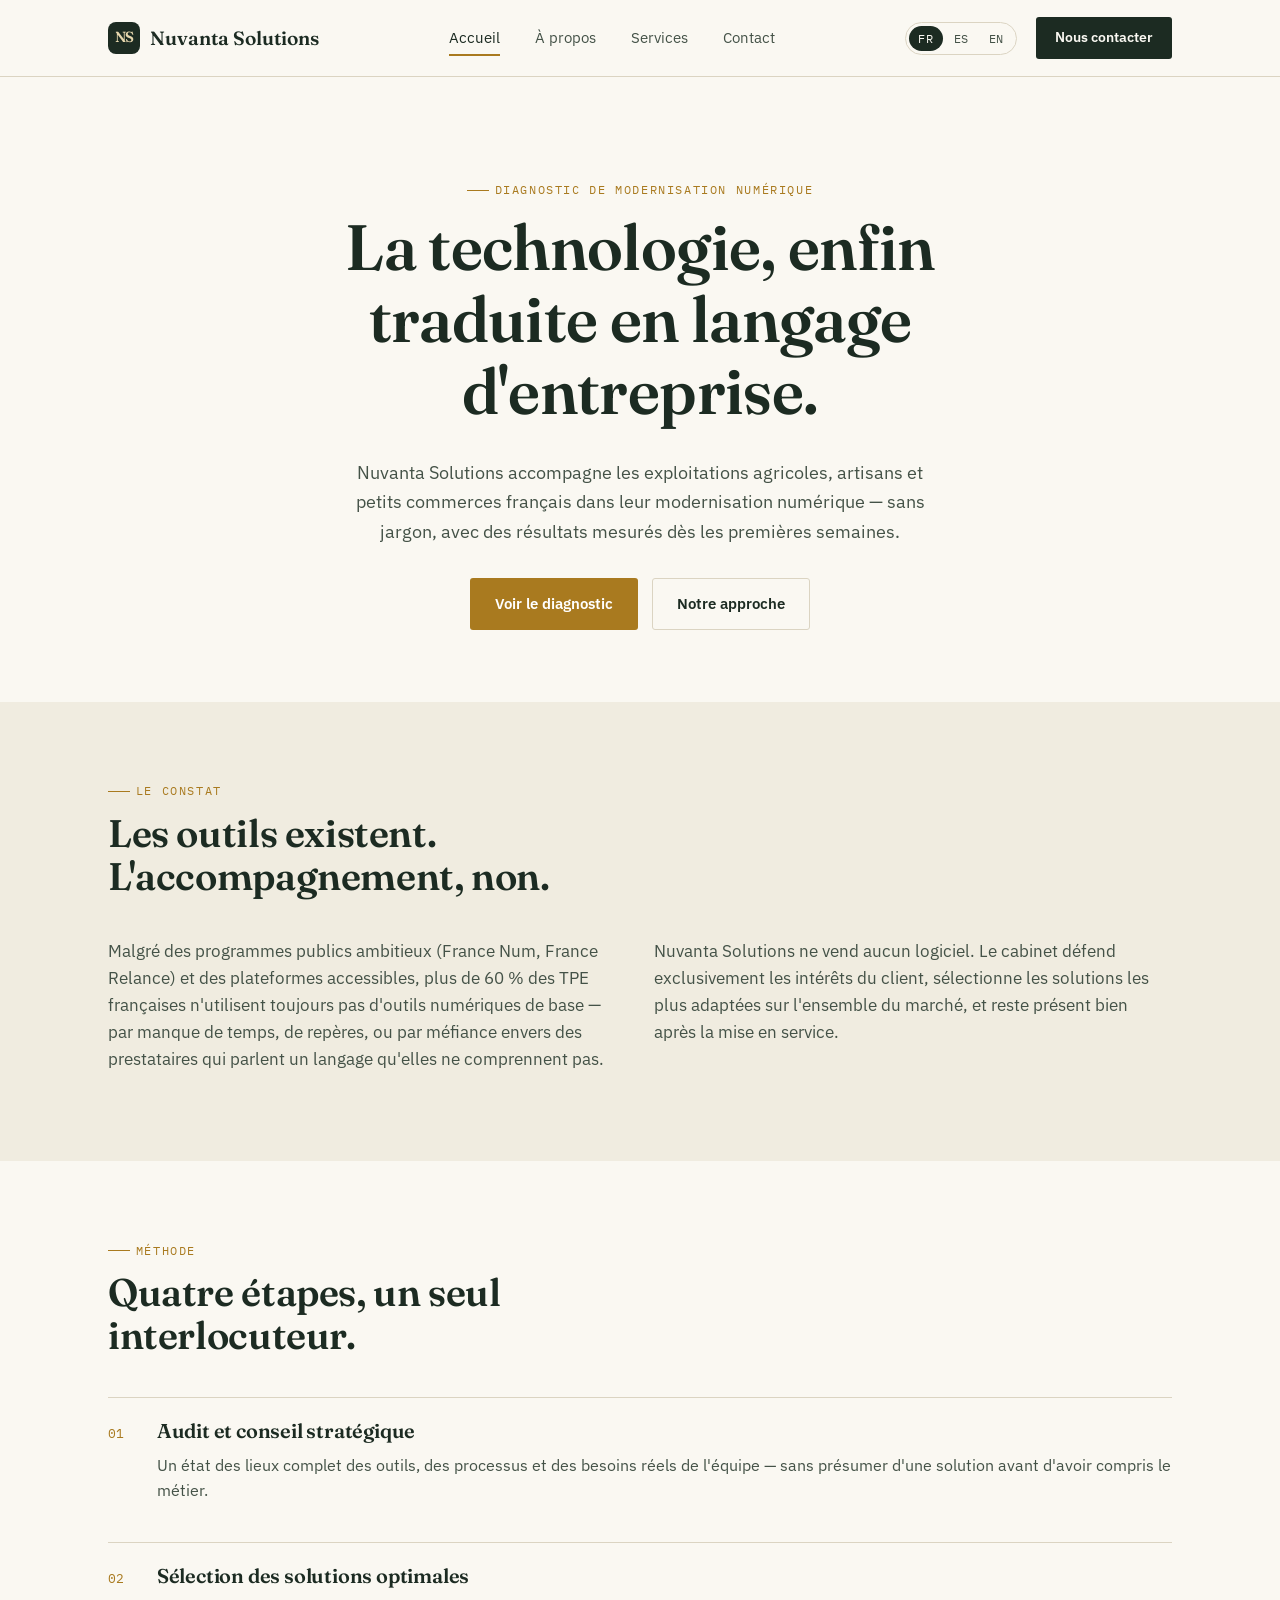
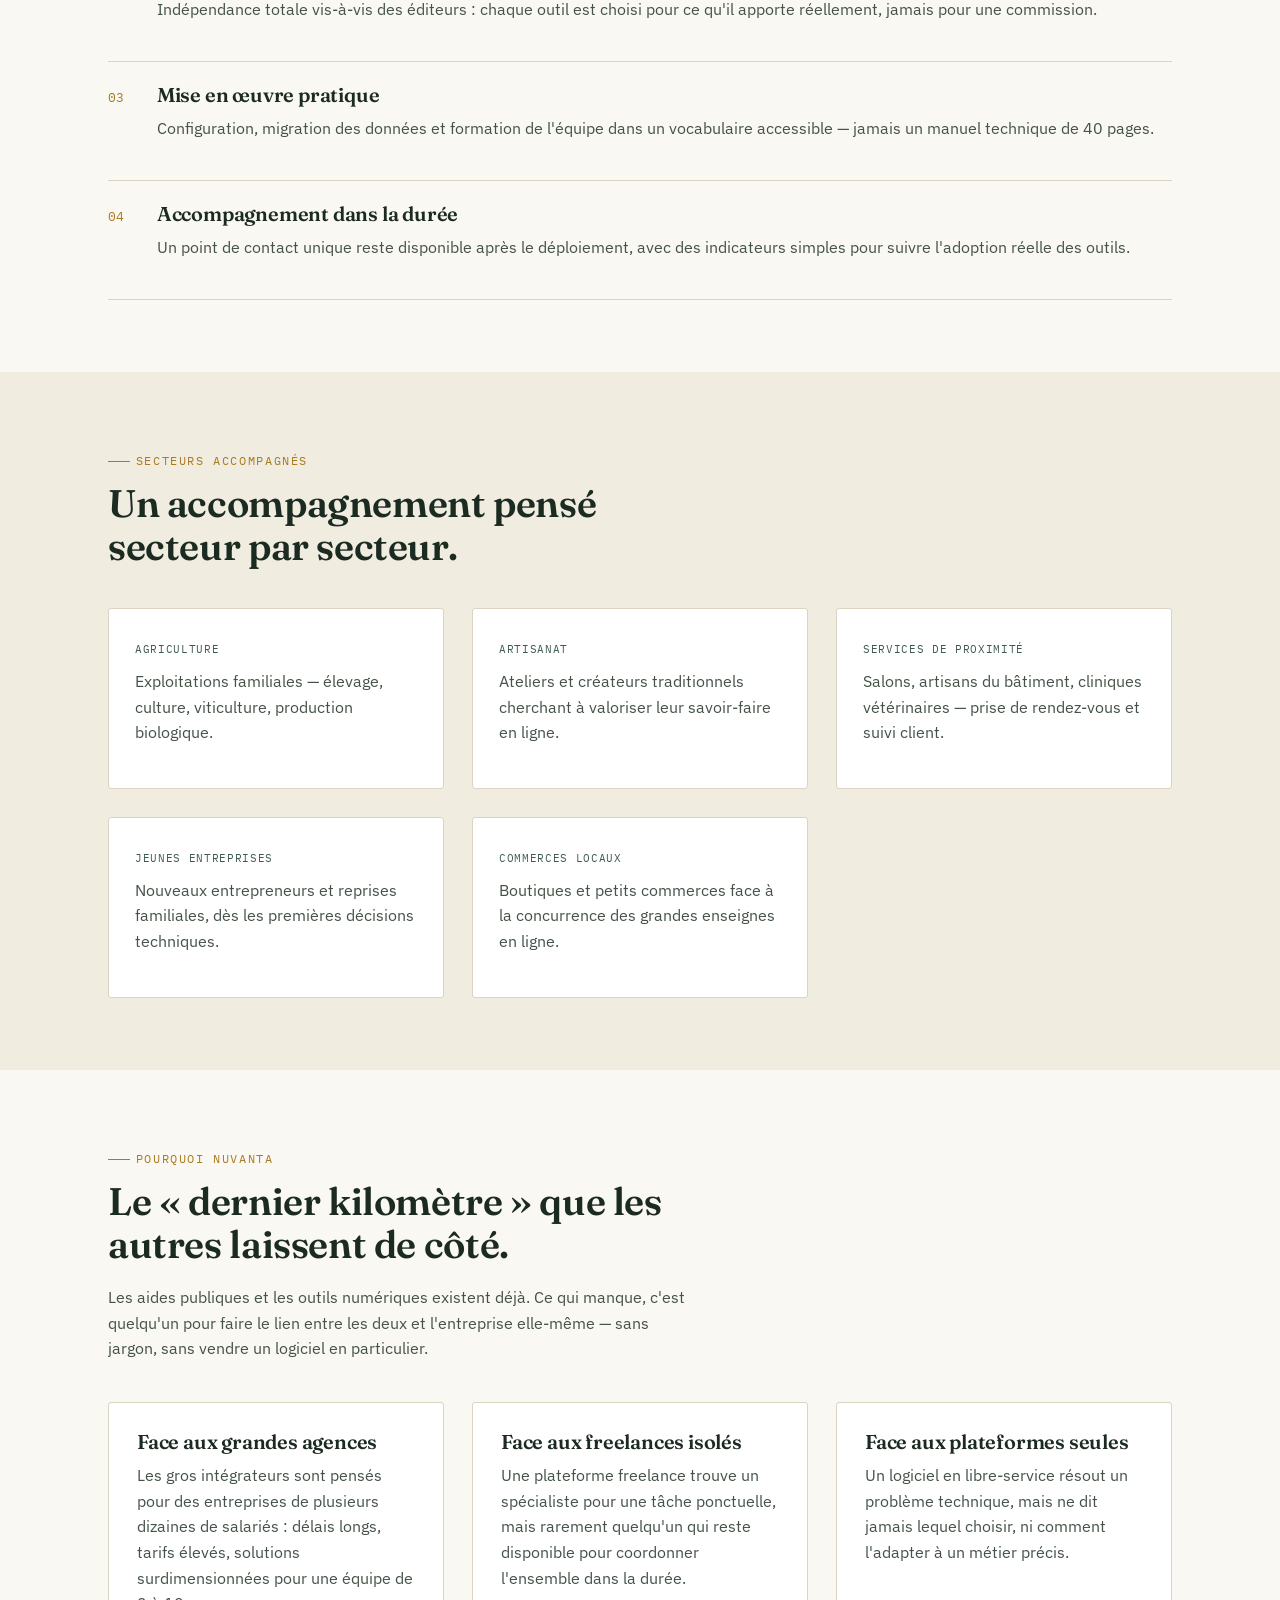
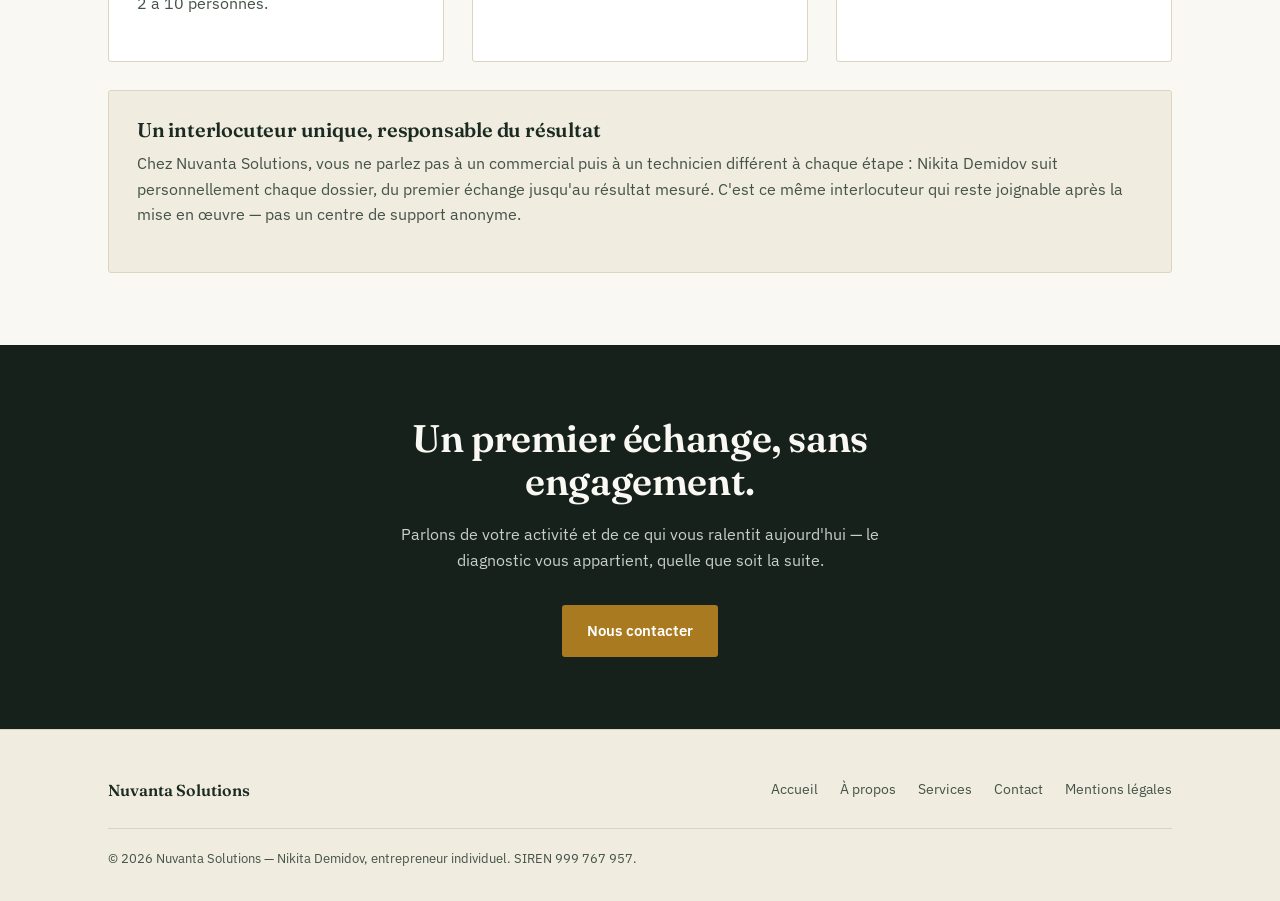
<file: index.html>
<!DOCTYPE html>
<html lang="fr">
<head>
<meta charset="UTF-8">
<meta name="viewport" content="width=device-width, initial-scale=1.0">
<title>Nuvanta Solutions — Conseil en modernisation numérique pour TPE françaises</title>
<meta name="description" content="Nuvanta Solutions accompagne les exploitations agricoles, artisans et petits commerces français dans leur modernisation numérique, sans jargon technique.">
<link rel="preconnect" href="https://fonts.googleapis.com">
<link rel="preconnect" href="https://fonts.gstatic.com" crossorigin>
<link href="https://fonts.googleapis.com/css2?family=Fraunces:opsz,wght@9..144,500;9..144,600&family=IBM+Plex+Sans:wght@400;500;600&family=IBM+Plex+Mono:wght@400;500&display=swap" rel="stylesheet">
<link rel="icon" type="image/svg+xml" href="favicon.svg">
<link rel="stylesheet" href="styles.css">
</head>
<body>

<header class="site-header">
  <div class="container">
    <a href="index.html" class="wordmark">
      <span class="mark-badge" aria-hidden="true">NS</span>
      Nuvanta Solutions
    </a>
    <button class="nav-toggle" aria-label="Menu" aria-expanded="false"><span></span></button>
    <nav class="main-nav">
      <a href="index.html" aria-current="page"><span class="i18n-fr">Accueil</span><span class="i18n-es">Inicio</span><span class="i18n-en">Home</span></a>
      <a href="a-propos.html"><span class="i18n-fr">À propos</span><span class="i18n-es">Sobre nosotros</span><span class="i18n-en">About</span></a>
      <a href="services.html"><span class="i18n-fr">Services</span><span class="i18n-es">Servicios</span><span class="i18n-en">Services</span></a>
      <a href="contact.html">Contact</a>
    </nav>
    <div class="header-actions">
      <div class="lang-toggle" role="group" aria-label="Choisir la langue">
        <button type="button" data-lang-btn="fr" data-active="true">FR</button>
        <button type="button" data-lang-btn="es" data-active="false">ES</button>
        <button type="button" data-lang-btn="en" data-active="false">EN</button>
      </div>
      <a href="contact.html" class="btn btn-primary" style="padding:9px 18px;font-size:0.85rem;">
        <span class="i18n-fr">Nous contacter</span><span class="i18n-es">Contáctanos</span><span class="i18n-en">Get in touch</span>
      </a>
    </div>
  </div>
</header>

<main>

  <section class="hero">
    <div class="container">
      <div class="eyebrow"><span class="i18n-fr">Diagnostic de modernisation numérique</span><span class="i18n-es">Diagnóstico de modernización digital</span><span class="i18n-en">Digital modernization diagnostic</span></div>
      <h1>
        <span class="i18n-fr">La technologie, enfin traduite en langage d'entreprise.</span>
        <span class="i18n-es">La tecnología, por fin traducida al lenguaje empresarial.</span>
        <span class="i18n-en">Technology, finally translated into business language.</span>
      </h1>
      <p class="lede">
        <span class="i18n-fr">Nuvanta Solutions accompagne les exploitations agricoles, artisans et petits commerces français dans leur modernisation numérique — sans jargon, avec des résultats mesurés dès les premières semaines.</span>
        <span class="i18n-es">Nuvanta Solutions acompaña a explotaciones agrícolas, artesanos y pequeños comercios franceses en su modernización digital — sin jerga técnica, con resultados medibles desde las primeras semanas.</span>
        <span class="i18n-en">Nuvanta Solutions guides French farms, artisans and small local businesses through digital modernization — no jargon, with results measured from the first few weeks.</span>
      </p>
      <div class="hero-actions">
        <a href="services.html" class="btn btn-accent"><span class="i18n-fr">Voir le diagnostic</span><span class="i18n-es">Ver el diagnóstico</span><span class="i18n-en">See the diagnostic</span></a>
        <a href="a-propos.html" class="btn btn-ghost"><span class="i18n-fr">Notre approche</span><span class="i18n-es">Nuestro enfoque</span><span class="i18n-en">Our approach</span></a>
      </div>
    </div>
  </section>

  <section class="alt">
    <div class="container">
      <div class="section-head">
        <div class="eyebrow"><span class="i18n-fr">Le constat</span><span class="i18n-es">La realidad</span><span class="i18n-en">The reality</span></div>
        <h2>
          <span class="i18n-fr">Les outils existent. L'accompagnement, non.</span>
          <span class="i18n-es">Las herramientas existen. El acompañamiento, no.</span>
          <span class="i18n-en">The tools exist. The support doesn't.</span>
        </h2>
      </div>
      <div class="grid grid-2">
        <p style="font-size:1.05rem;max-width:52ch;">
          <span class="i18n-fr">Malgré des programmes publics ambitieux (France Num, France Relance) et des plateformes accessibles, plus de 60&nbsp;% des TPE françaises n'utilisent toujours pas d'outils numériques de base — par manque de temps, de repères, ou par méfiance envers des prestataires qui parlent un langage qu'elles ne comprennent pas.</span>
          <span class="i18n-es">A pesar de programas públicos ambiciosos (France Num, France Relance) y de plataformas accesibles, más del 60&nbsp;% de las microempresas francesas todavía no utiliza herramientas digitales básicas — por falta de tiempo, de referencias claras, o por desconfianza hacia proveedores que hablan un idioma que no entienden.</span>
          <span class="i18n-en">Despite ambitious public programmes (France Num, France Relance) and accessible platforms, more than 60% of French micro-businesses still don't use basic digital tools — for lack of time, of guidance, or out of distrust for providers who speak a language they don't understand.</span>
        </p>
        <p style="font-size:1.05rem;max-width:52ch;">
          <span class="i18n-fr">Nuvanta Solutions ne vend aucun logiciel. Le cabinet défend exclusivement les intérêts du client, sélectionne les solutions les plus adaptées sur l'ensemble du marché, et reste présent bien après la mise en service.</span>
          <span class="i18n-es">Nuvanta Solutions no vende ningún software. La firma defiende únicamente los intereses del cliente, selecciona las soluciones más adecuadas en todo el mercado, y sigue presente mucho después de la puesta en marcha.</span>
          <span class="i18n-en">Nuvanta Solutions doesn't sell any software. The firm represents the client's interests alone, selects the best-fit solutions across the entire market, and stays involved well after go-live.</span>
        </p>
      </div>
    </div>
  </section>

  <section>
    <div class="container">
      <div class="section-head">
        <div class="eyebrow"><span class="i18n-fr">Méthode</span><span class="i18n-es">Método</span><span class="i18n-en">Method</span></div>
        <h2><span class="i18n-fr">Quatre étapes, un seul interlocuteur.</span><span class="i18n-es">Cuatro etapas, un único interlocutor.</span><span class="i18n-en">Four steps, one point of contact.</span></h2>
      </div>

      <div class="approach-step">
        <div class="approach-num">01</div>
        <div>
          <h3><span class="i18n-fr">Audit et conseil stratégique</span><span class="i18n-es">Auditoría y asesoría estratégica</span><span class="i18n-en">Audit and strategic advice</span></h3>
          <p><span class="i18n-fr">Un état des lieux complet des outils, des processus et des besoins réels de l'équipe — sans présumer d'une solution avant d'avoir compris le métier.</span><span class="i18n-es">Un diagnóstico completo de las herramientas, los procesos y las necesidades reales del equipo — sin asumir una solución antes de entender el negocio.</span><span class="i18n-en">A full review of your tools, processes and team's real needs — no solution assumed before the business itself is understood.</span></p>
        </div>
      </div>
      <div class="approach-step">
        <div class="approach-num">02</div>
        <div>
          <h3><span class="i18n-fr">Sélection des solutions optimales</span><span class="i18n-es">Selección de las soluciones óptimas</span><span class="i18n-en">Selecting the right solutions</span></h3>
          <p><span class="i18n-fr">Indépendance totale vis-à-vis des éditeurs : chaque outil est choisi pour ce qu'il apporte réellement, jamais pour une commission.</span><span class="i18n-es">Independencia total frente a los proveedores de software: cada herramienta se elige por lo que realmente aporta, nunca por una comisión.</span><span class="i18n-en">Complete independence from software vendors: every tool is chosen for what it actually delivers, never for a commission.</span></p>
        </div>
      </div>
      <div class="approach-step">
        <div class="approach-num">03</div>
        <div>
          <h3><span class="i18n-fr">Mise en œuvre pratique</span><span class="i18n-es">Implementación práctica</span><span class="i18n-en">Hands-on implementation</span></h3>
          <p><span class="i18n-fr">Configuration, migration des données et formation de l'équipe dans un vocabulaire accessible — jamais un manuel technique de 40 pages.</span><span class="i18n-es">Configuración, migración de datos y formación del equipo en un lenguaje accesible — nunca un manual técnico de 40 páginas.</span><span class="i18n-en">Configuration, data migration and team training in plain language — never a 40-page technical manual.</span></p>
        </div>
      </div>
      <div class="approach-step">
        <div class="approach-num">04</div>
        <div>
          <h3><span class="i18n-fr">Accompagnement dans la durée</span><span class="i18n-es">Acompañamiento a largo plazo</span><span class="i18n-en">Ongoing support</span></h3>
          <p><span class="i18n-fr">Un point de contact unique reste disponible après le déploiement, avec des indicateurs simples pour suivre l'adoption réelle des outils.</span><span class="i18n-es">Un único punto de contacto permanece disponible después del despliegue, con indicadores simples para seguir la adopción real de las herramientas.</span><span class="i18n-en">A single point of contact stays available after deployment, with simple indicators to track real adoption of the tools.</span></p>
        </div>
      </div>
    </div>
  </section>

  <section class="alt">
    <div class="container">
      <div class="section-head">
        <div class="eyebrow"><span class="i18n-fr">Secteurs accompagnés</span><span class="i18n-es">Sectores que acompañamos</span><span class="i18n-en">Sectors we support</span></div>
        <h2><span class="i18n-fr">Un accompagnement pensé secteur par secteur.</span><span class="i18n-es">Un acompañamiento pensado sector por sector.</span><span class="i18n-en">Support designed sector by sector.</span></h2>
      </div>
      <div class="grid grid-3">
        <div class="segment-card">
          <span class="tag"><span class="i18n-fr">Agriculture</span><span class="i18n-es">Agricultura</span><span class="i18n-en">Agriculture</span></span>
          <p><span class="i18n-fr">Exploitations familiales — élevage, culture, viticulture, production biologique.</span><span class="i18n-es">Explotaciones familiares — ganadería, cultivo, viticultura, producción ecológica.</span><span class="i18n-en">Family farms — livestock, crops, wine-growing, organic production.</span></p>
        </div>
        <div class="segment-card">
          <span class="tag"><span class="i18n-fr">Artisanat</span><span class="i18n-es">Artesanía</span><span class="i18n-en">Craftsmanship</span></span>
          <p><span class="i18n-fr">Ateliers et créateurs traditionnels cherchant à valoriser leur savoir-faire en ligne.</span><span class="i18n-es">Talleres y creadores tradicionales que buscan dar a conocer su oficio en línea.</span><span class="i18n-en">Traditional workshops and makers looking to showcase their craft online.</span></p>
        </div>
        <div class="segment-card">
          <span class="tag"><span class="i18n-fr">Services de proximité</span><span class="i18n-es">Servicios de proximidad</span><span class="i18n-en">Local services</span></span>
          <p><span class="i18n-fr">Salons, artisans du bâtiment, cliniques vétérinaires — prise de rendez-vous et suivi client.</span><span class="i18n-es">Salones de belleza, artesanos de la construcción, clínicas veterinarias — gestión de citas y seguimiento de clientes.</span><span class="i18n-en">Salons, tradespeople, veterinary clinics — booking and client follow-up.</span></p>
        </div>
        <div class="segment-card">
          <span class="tag"><span class="i18n-fr">Jeunes entreprises</span><span class="i18n-es">Nuevos emprendimientos</span><span class="i18n-en">Young businesses</span></span>
          <p><span class="i18n-fr">Nouveaux entrepreneurs et reprises familiales, dès les premières décisions techniques.</span><span class="i18n-es">Nuevos emprendedores y traspasos familiares, desde las primeras decisiones técnicas.</span><span class="i18n-en">New founders and family-business successors, from the very first technical decisions.</span></p>
        </div>
        <div class="segment-card">
          <span class="tag"><span class="i18n-fr">Commerces locaux</span><span class="i18n-es">Comercios locales</span><span class="i18n-en">Local shops</span></span>
          <p><span class="i18n-fr">Boutiques et petits commerces face à la concurrence des grandes enseignes en ligne.</span><span class="i18n-es">Tiendas y pequeños comercios frente a la competencia de las grandes plataformas en línea.</span><span class="i18n-en">Shops and small retailers facing competition from large online players.</span></p>
        </div>
      </div>
    </div>
  </section>

  <section>
    <div class="container">
      <div class="section-head">
        <div class="eyebrow"><span class="i18n-fr">Pourquoi Nuvanta</span><span class="i18n-es">Por qué Nuvanta</span><span class="i18n-en">Why Nuvanta</span></div>
        <h2><span class="i18n-fr">Le « dernier kilomètre » que les autres laissent de côté.</span><span class="i18n-es">El «último kilómetro» que los demás dejan de lado.</span><span class="i18n-en">The "last mile" others leave unfinished.</span></h2>
        <p style="max-width:58ch;">
          <span class="i18n-fr">Les aides publiques et les outils numériques existent déjà. Ce qui manque, c'est quelqu'un pour faire le lien entre les deux et l'entreprise elle-même — sans jargon, sans vendre un logiciel en particulier.</span>
          <span class="i18n-es">Las ayudas públicas y las herramientas digitales ya existen. Lo que falta es alguien que conecte ambas cosas con la propia empresa — sin jerga técnica, sin vender un software en particular.</span>
          <span class="i18n-en">Public support and digital tools already exist. What's missing is someone to connect the two to the business itself — no jargon, no software to push.</span>
        </p>
      </div>
      <div class="grid grid-3">
        <div class="card">
          <h3><span class="i18n-fr">Face aux grandes agences</span><span class="i18n-es">Frente a las grandes agencias</span><span class="i18n-en">Versus large agencies</span></h3>
          <p><span class="i18n-fr">Les gros intégrateurs sont pensés pour des entreprises de plusieurs dizaines de salariés : délais longs, tarifs élevés, solutions surdimensionnées pour une équipe de 2 à 10 personnes.</span><span class="i18n-es">Los grandes integradores están pensados para empresas de decenas de empleados: plazos largos, tarifas elevadas, soluciones sobredimensionadas para un equipo de 2 a 10 personas.</span><span class="i18n-en">Large integrators are built for companies with dozens of employees: long timelines, high fees, solutions oversized for a team of 2 to 10 people.</span></p>
        </div>
        <div class="card">
          <h3><span class="i18n-fr">Face aux freelances isolés</span><span class="i18n-es">Frente a los freelancers independientes</span><span class="i18n-en">Versus solo freelancers</span></h3>
          <p><span class="i18n-fr">Une plateforme freelance trouve un spécialiste pour une tâche ponctuelle, mais rarement quelqu'un qui reste disponible pour coordonner l'ensemble dans la durée.</span><span class="i18n-es">Una plataforma freelance encuentra un especialista para una tarea puntual, pero rara vez a alguien que siga disponible para coordinar el conjunto a largo plazo.</span><span class="i18n-en">A freelance platform finds a specialist for a one-off task, but rarely someone who stays available to coordinate the whole picture over time.</span></p>
        </div>
        <div class="card">
          <h3><span class="i18n-fr">Face aux plateformes seules</span><span class="i18n-es">Frente a las plataformas por sí solas</span><span class="i18n-en">Versus self-service platforms</span></h3>
          <p><span class="i18n-fr">Un logiciel en libre-service résout un problème technique, mais ne dit jamais lequel choisir, ni comment l'adapter à un métier précis.</span><span class="i18n-es">Un software de autoservicio resuelve un problema técnico, pero nunca dice cuál elegir, ni cómo adaptarlo a un oficio concreto.</span><span class="i18n-en">A self-service tool solves a technical problem, but never tells you which one to pick, or how to adapt it to your specific trade.</span></p>
        </div>
      </div>
      <div class="card" style="margin-top:28px;background:var(--surface-alt);border-color:var(--line);">
        <h3><span class="i18n-fr">Un interlocuteur unique, responsable du résultat</span><span class="i18n-es">Un único interlocutor, responsable del resultado</span><span class="i18n-en">One point of contact, accountable for the outcome</span></h3>
        <p>
          <span class="i18n-fr">Chez Nuvanta Solutions, vous ne parlez pas à un commercial puis à un technicien différent à chaque étape : Nikita Demidov suit personnellement chaque dossier, du premier échange jusqu'au résultat mesuré. C'est ce même interlocuteur qui reste joignable après la mise en œuvre — pas un centre de support anonyme.</span>
          <span class="i18n-es">En Nuvanta Solutions no hablas con un comercial y luego con un técnico distinto en cada etapa: Nikita Demidov sigue personalmente cada proyecto, desde la primera conversación hasta el resultado medido. Es la misma persona la que sigue disponible después de la implementación — no un servicio de soporte anónimo.</span>
          <span class="i18n-en">At Nuvanta Solutions, you don't speak to a salesperson and then a different technician at every step: Nikita Demidov follows each project personally, from the first conversation through to the measured result. That's the same person who stays reachable after implementation — not an anonymous support desk.</span>
        </p>
      </div>
    </div>
  </section>

  <section class="dark">
    <div class="container" style="text-align:center;">
      <h2 style="max-width:26ch;margin-left:auto;margin-right:auto;">
        <span class="i18n-fr">Un premier échange, sans engagement.</span>
        <span class="i18n-es">Una primera conversación, sin compromiso.</span>
        <span class="i18n-en">A first conversation, no obligation.</span>
      </h2>
      <p style="max-width:48ch;margin:0 auto 2rem;">
        <span class="i18n-fr">Parlons de votre activité et de ce qui vous ralentit aujourd'hui — le diagnostic vous appartient, quelle que soit la suite.</span>
        <span class="i18n-es">Hablemos de tu negocio y de lo que hoy te frena — el diagnóstico es tuyo, sea cual sea el siguiente paso.</span>
        <span class="i18n-en">Let's talk about your business and what's slowing it down today — the diagnostic is yours, whatever comes next.</span>
      </p>
      <a href="contact.html" class="btn btn-accent"><span class="i18n-fr">Nous contacter</span><span class="i18n-es">Contáctanos</span><span class="i18n-en">Get in touch</span></a>
    </div>
  </section>

</main>

<footer class="site-footer">
  <div class="container">
    <div class="footer-grid">
      <div class="wordmark" style="font-size:1rem;">Nuvanta Solutions</div>
      <nav class="footer-links">
        <a href="index.html"><span class="i18n-fr">Accueil</span><span class="i18n-es">Inicio</span><span class="i18n-en">Home</span></a>
        <a href="a-propos.html"><span class="i18n-fr">À propos</span><span class="i18n-es">Sobre nosotros</span><span class="i18n-en">About</span></a>
        <a href="services.html">Services</a>
        <a href="contact.html">Contact</a>
        <a href="mentions-legales.html"><span class="i18n-fr">Mentions légales</span><span class="i18n-es">Aviso legal</span><span class="i18n-en">Legal notice</span></a>
      </nav>
    </div>
    <div class="footer-legal">
      © 2026 Nuvanta Solutions — Nikita Demidov, entrepreneur individuel. SIREN 999 767 957.
    </div>
  </div>
</footer>

<script src="script.js"></script>
</body>
</html>
</file>
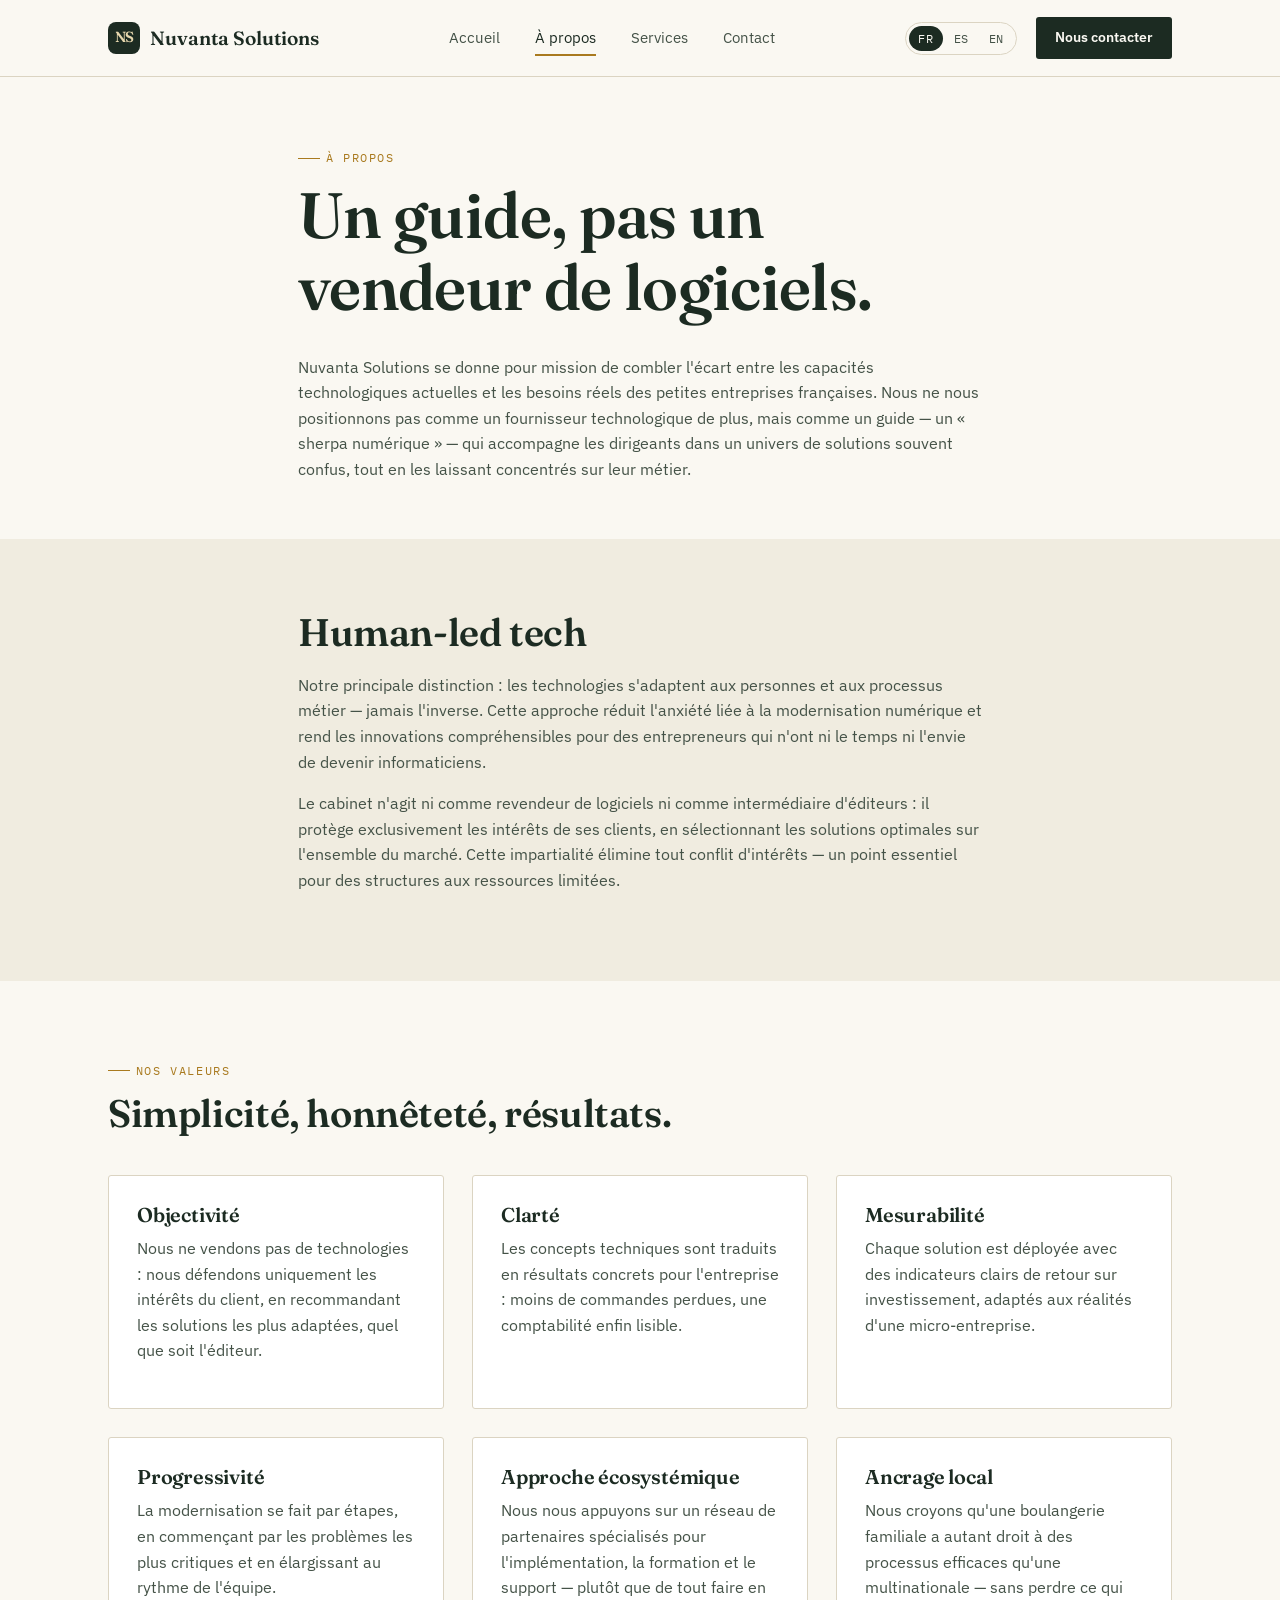
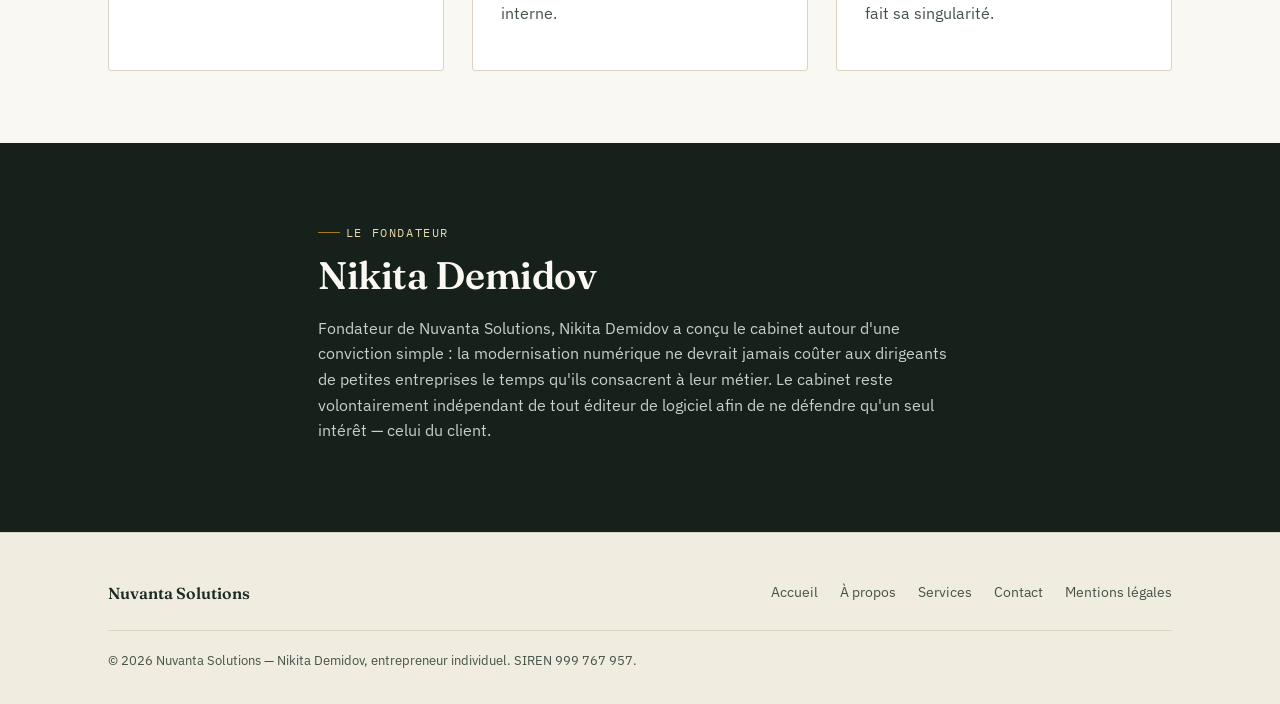
<file: a-propos.html>
<!DOCTYPE html>
<html lang="fr">
<head>
<meta charset="UTF-8">
<meta name="viewport" content="width=device-width, initial-scale=1.0">
<title>À propos — Nuvanta Solutions</title>
<meta name="description" content="La mission, l'approche et les valeurs de Nuvanta Solutions, cabinet de conseil en modernisation numérique pour les petites entreprises françaises.">
<link rel="preconnect" href="https://fonts.googleapis.com">
<link rel="preconnect" href="https://fonts.gstatic.com" crossorigin>
<link href="https://fonts.googleapis.com/css2?family=Fraunces:opsz,wght@9..144,500;9..144,600&family=IBM+Plex+Sans:wght@400;500;600&family=IBM+Plex+Mono:wght@400;500&display=swap" rel="stylesheet">
<link rel="icon" type="image/svg+xml" href="favicon.svg">
<link rel="stylesheet" href="styles.css">
</head>
<body>

<header class="site-header">
  <div class="container">
    <a href="index.html" class="wordmark">
      <span class="mark-badge" aria-hidden="true">NS</span>
      Nuvanta Solutions
    </a>
    <button class="nav-toggle" aria-label="Menu" aria-expanded="false"><span></span></button>
    <nav class="main-nav">
      <a href="index.html"><span class="i18n-fr">Accueil</span><span class="i18n-es">Inicio</span><span class="i18n-en">Home</span></a>
      <a href="a-propos.html" aria-current="page"><span class="i18n-fr">À propos</span><span class="i18n-es">Sobre nosotros</span><span class="i18n-en">About</span></a>
      <a href="services.html"><span class="i18n-fr">Services</span><span class="i18n-es">Servicios</span><span class="i18n-en">Services</span></a>
      <a href="contact.html">Contact</a>
    </nav>
    <div class="header-actions">
      <div class="lang-toggle" role="group" aria-label="Choisir la langue">
        <button type="button" data-lang-btn="fr" data-active="true">FR</button>
        <button type="button" data-lang-btn="es" data-active="false">ES</button>
        <button type="button" data-lang-btn="en" data-active="false">EN</button>
      </div>
      <a href="contact.html" class="btn btn-primary" style="padding:9px 18px;font-size:0.85rem;">
        <span class="i18n-fr">Nous contacter</span><span class="i18n-es">Contáctanos</span><span class="i18n-en">Get in touch</span>
      </a>
    </div>
  </div>
</header>

<main>

  <section style="padding-top:64px;padding-bottom:40px;">
    <div class="container" style="max-width:74ch;">
      <div class="eyebrow"><span class="i18n-fr">À propos</span><span class="i18n-es">Sobre nosotros</span><span class="i18n-en">About</span></div>
      <h1>
        <span class="i18n-fr">Un guide, pas un vendeur de logiciels.</span>
        <span class="i18n-es">Un guía, no un vendedor de software.</span>
        <span class="i18n-en">A guide, not a software vendor.</span>
      </h1>
      <p class="lede">
        <span class="i18n-fr">Nuvanta Solutions se donne pour mission de combler l'écart entre les capacités technologiques actuelles et les besoins réels des petites entreprises françaises. Nous ne nous positionnons pas comme un fournisseur technologique de plus, mais comme un guide — un « sherpa numérique » — qui accompagne les dirigeants dans un univers de solutions souvent confus, tout en les laissant concentrés sur leur métier.</span>
        <span class="i18n-es">Nuvanta Solutions tiene como misión cerrar la brecha entre las capacidades tecnológicas actuales y las necesidades reales de las pequeñas empresas francesas. No nos posicionamos como un proveedor tecnológico más, sino como un guía — un «sherpa digital» — que acompaña a los dirigentes en un mundo de soluciones a menudo confuso, mientras ellos siguen concentrados en su oficio.</span>
        <span class="i18n-en">Nuvanta Solutions exists to close the gap between today's technological capabilities and the real needs of small French businesses. We don't position ourselves as another technology vendor, but as a guide — a "digital sherpa" — helping owners navigate a often-confusing world of solutions, while they stay focused on running their business.</span>
      </p>
    </div>
  </section>

  <section class="alt">
    <div class="container" style="max-width:74ch;">
      <h2><span class="i18n-fr">Human-led tech</span><span class="i18n-es">Tecnología guiada por personas</span><span class="i18n-en">Human-led tech</span></h2>
      <p>
        <span class="i18n-fr">Notre principale distinction : les technologies s'adaptent aux personnes et aux processus métier — jamais l'inverse. Cette approche réduit l'anxiété liée à la modernisation numérique et rend les innovations compréhensibles pour des entrepreneurs qui n'ont ni le temps ni l'envie de devenir informaticiens.</span>
        <span class="i18n-es">Nuestra principal diferencia: la tecnología se adapta a las personas y a los procesos del negocio — nunca al revés. Este enfoque reduce la ansiedad ligada a la modernización digital y hace que las nuevas herramientas sean comprensibles para dueños de negocio que no tienen ni el tiempo ni el deseo de convertirse en informáticos.</span>
        <span class="i18n-en">Our core distinction: technology adapts to people and to how the business actually works — never the other way round. This approach lowers the anxiety around digital modernization and makes new tools understandable for owners who have neither the time nor the desire to become IT specialists.</span>
      </p>
      <p>
        <span class="i18n-fr">Le cabinet n'agit ni comme revendeur de logiciels ni comme intermédiaire d'éditeurs : il protège exclusivement les intérêts de ses clients, en sélectionnant les solutions optimales sur l'ensemble du marché. Cette impartialité élimine tout conflit d'intérêts — un point essentiel pour des structures aux ressources limitées.</span>
        <span class="i18n-es">La firma no actúa ni como revendedor de software ni como intermediario de proveedores: protege únicamente los intereses de sus clientes, seleccionando las soluciones óptimas en todo el mercado. Esta imparcialidad elimina cualquier conflicto de interés — un punto esencial para negocios con recursos limitados.</span>
        <span class="i18n-en">The firm acts neither as a software reseller nor as a vendor's intermediary: it protects its clients' interests alone, selecting the best solution available anywhere on the market. This impartiality removes any conflict of interest — essential for businesses with limited resources.</span>
      </p>
    </div>
  </section>

  <section>
    <div class="container">
      <div class="section-head">
        <div class="eyebrow"><span class="i18n-fr">Nos valeurs</span><span class="i18n-es">Nuestros valores</span><span class="i18n-en">Our values</span></div>
        <h2><span class="i18n-fr">Simplicité, honnêteté, résultats.</span><span class="i18n-es">Simplicidad, honestidad, resultados.</span><span class="i18n-en">Simplicity, honesty, results.</span></h2>
      </div>
      <div class="grid grid-3">
        <div class="card">
          <h3><span class="i18n-fr">Objectivité</span><span class="i18n-es">Objetividad</span><span class="i18n-en">Objectivity</span></h3>
          <p><span class="i18n-fr">Nous ne vendons pas de technologies : nous défendons uniquement les intérêts du client, en recommandant les solutions les plus adaptées, quel que soit l'éditeur.</span><span class="i18n-es">No vendemos tecnología: defendemos únicamente los intereses del cliente, recomendando las soluciones más adecuadas, sea cual sea el proveedor.</span><span class="i18n-en">We don't sell technology: we represent the client's interests alone, recommending the most suitable solutions regardless of vendor.</span></p>
        </div>
        <div class="card">
          <h3><span class="i18n-fr">Clarté</span><span class="i18n-es">Claridad</span><span class="i18n-en">Clarity</span></h3>
          <p><span class="i18n-fr">Les concepts techniques sont traduits en résultats concrets pour l'entreprise : moins de commandes perdues, une comptabilité enfin lisible.</span><span class="i18n-es">Los conceptos técnicos se traducen en resultados concretos para el negocio: menos pedidos perdidos, una contabilidad por fin legible.</span><span class="i18n-en">Technical concepts are translated into concrete business outcomes: fewer lost orders, bookkeeping that finally makes sense.</span></p>
        </div>
        <div class="card">
          <h3><span class="i18n-fr">Mesurabilité</span><span class="i18n-es">Medibilidad</span><span class="i18n-en">Measurability</span></h3>
          <p><span class="i18n-fr">Chaque solution est déployée avec des indicateurs clairs de retour sur investissement, adaptés aux réalités d'une micro-entreprise.</span><span class="i18n-es">Cada solución se implementa con indicadores claros de retorno de inversión, adaptados a la realidad de una microempresa.</span><span class="i18n-en">Every solution is deployed with clear return-on-investment indicators, scaled to the reality of a micro-business.</span></p>
        </div>
        <div class="card">
          <h3><span class="i18n-fr">Progressivité</span><span class="i18n-es">Ritmo progresivo</span><span class="i18n-en">Progressive pace</span></h3>
          <p><span class="i18n-fr">La modernisation se fait par étapes, en commençant par les problèmes les plus critiques et en élargissant au rythme de l'équipe.</span><span class="i18n-es">La modernización se hace por etapas, empezando por los problemas más críticos y ampliándose al ritmo del equipo.</span><span class="i18n-en">Modernization happens in stages, starting with the most critical problems and expanding at the team's own pace.</span></p>
        </div>
        <div class="card">
          <h3><span class="i18n-fr">Approche écosystémique</span><span class="i18n-es">Enfoque de ecosistema</span><span class="i18n-en">Ecosystem approach</span></h3>
          <p><span class="i18n-fr">Nous nous appuyons sur un réseau de partenaires spécialisés pour l'implémentation, la formation et le support — plutôt que de tout faire en interne.</span><span class="i18n-es">Nos apoyamos en una red de socios especializados para la implementación, la formación y el soporte — en lugar de hacerlo todo internamente.</span><span class="i18n-en">We rely on a network of specialist partners for implementation, training and support — rather than trying to do everything in-house.</span></p>
        </div>
        <div class="card">
          <h3><span class="i18n-fr">Ancrage local</span><span class="i18n-es">Arraigo local</span><span class="i18n-en">Rooted locally</span></h3>
          <p><span class="i18n-fr">Nous croyons qu'une boulangerie familiale a autant droit à des processus efficaces qu'une multinationale — sans perdre ce qui fait sa singularité.</span><span class="i18n-es">Creemos que una panadería familiar merece procesos tan eficaces como una multinacional — sin perder lo que la hace única.</span><span class="i18n-en">We believe a family bakery deserves efficient processes just as much as a multinational — without losing what makes it unique.</span></p>
        </div>
      </div>
    </div>
  </section>

  <section class="dark">
    <div class="container" style="max-width:70ch;">
      <div class="eyebrow" style="color:var(--accent-soft);"><span class="i18n-fr">Le fondateur</span><span class="i18n-es">El fundador</span><span class="i18n-en">The founder</span></div>
      <h2><span class="i18n-fr">Nikita Demidov</span><span class="i18n-es">Nikita Demidov</span><span class="i18n-en">Nikita Demidov</span></h2>
      <p>
        <span class="i18n-fr">Fondateur de Nuvanta Solutions, Nikita Demidov a conçu le cabinet autour d'une conviction simple : la modernisation numérique ne devrait jamais coûter aux dirigeants de petites entreprises le temps qu'ils consacrent à leur métier. Le cabinet reste volontairement indépendant de tout éditeur de logiciel afin de ne défendre qu'un seul intérêt — celui du client.</span>
        <span class="i18n-es">Fundador de Nuvanta Solutions, Nikita Demidov concibió la firma alrededor de una convicción simple: la modernización digital nunca debería costarle a los dueños de pequeñas empresas el tiempo que dedican a su oficio. La firma se mantiene deliberadamente independiente de cualquier proveedor de software, para defender un único interés — el del cliente.</span>
        <span class="i18n-en">Founder of Nuvanta Solutions, Nikita Demidov built the firm around one simple conviction: digital modernization should never cost small-business owners the time they need for their actual work. The firm stays deliberately independent from any software vendor, so it answers to one interest alone — the client's.</span>
      </p>
    </div>
  </section>

</main>

<footer class="site-footer">
  <div class="container">
    <div class="footer-grid">
      <div class="wordmark" style="font-size:1rem;">Nuvanta Solutions</div>
      <nav class="footer-links">
        <a href="index.html"><span class="i18n-fr">Accueil</span><span class="i18n-es">Inicio</span><span class="i18n-en">Home</span></a>
        <a href="a-propos.html"><span class="i18n-fr">À propos</span><span class="i18n-es">Sobre nosotros</span><span class="i18n-en">About</span></a>
        <a href="services.html">Services</a>
        <a href="contact.html">Contact</a>
        <a href="mentions-legales.html"><span class="i18n-fr">Mentions légales</span><span class="i18n-es">Aviso legal</span><span class="i18n-en">Legal notice</span></a>
      </nav>
    </div>
    <div class="footer-legal">
      © 2026 Nuvanta Solutions — Nikita Demidov, entrepreneur individuel. SIREN 999 767 957.
    </div>
  </div>
</footer>

<script src="script.js"></script>
</body>
</html>
</file>
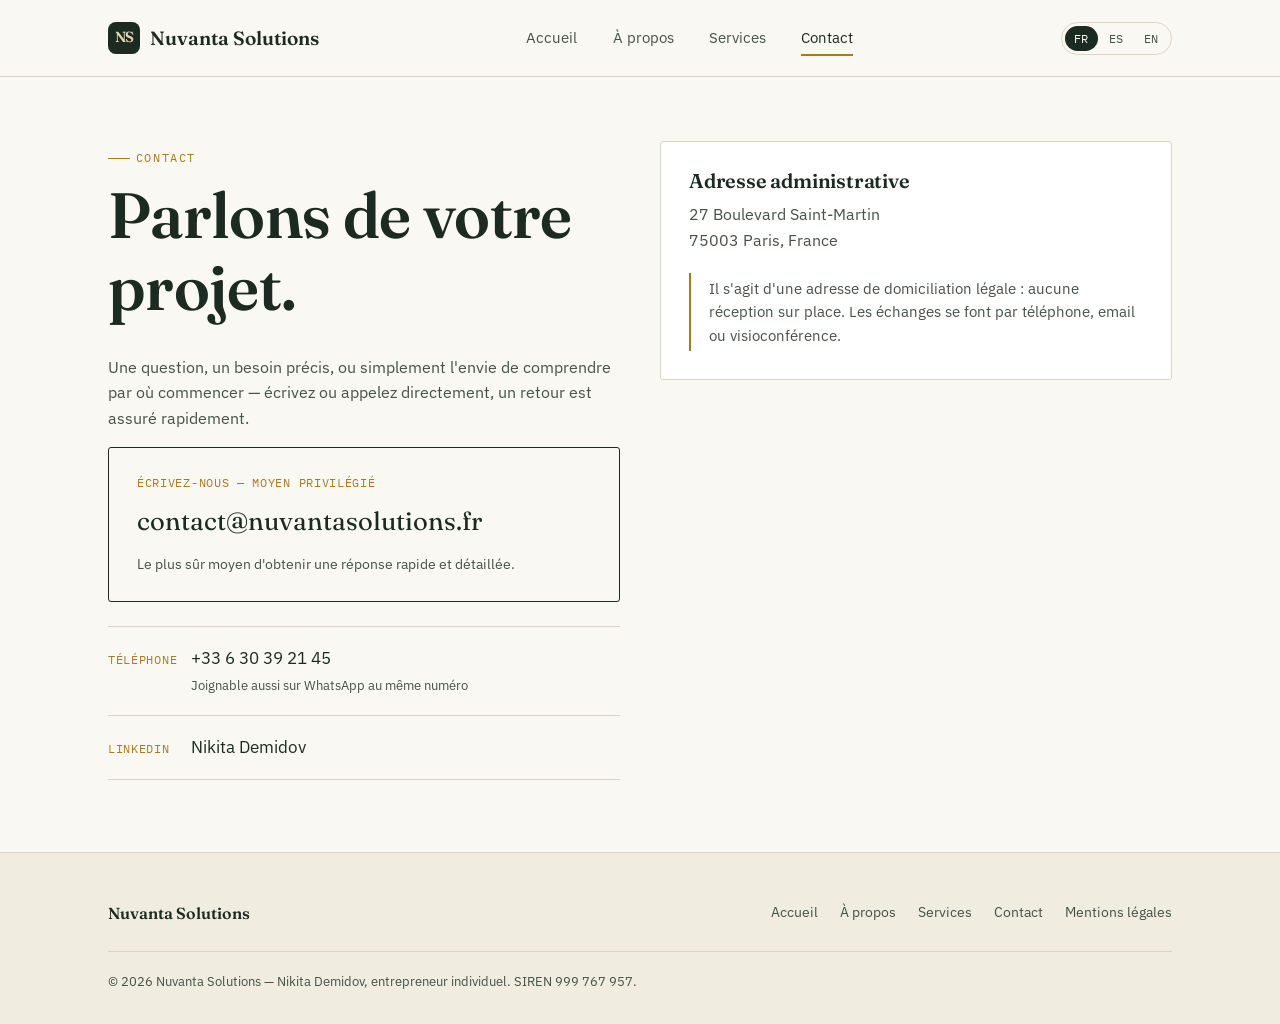
<file: contact.html>
<!DOCTYPE html>
<html lang="fr">
<head>
<meta charset="UTF-8">
<meta name="viewport" content="width=device-width, initial-scale=1.0">
<title>Contact — Nuvanta Solutions</title>
<meta name="description" content="Contactez Nuvanta Solutions par téléphone, email ou LinkedIn pour discuter de la modernisation numérique de votre entreprise.">
<link rel="preconnect" href="https://fonts.googleapis.com">
<link rel="preconnect" href="https://fonts.gstatic.com" crossorigin>
<link href="https://fonts.googleapis.com/css2?family=Fraunces:opsz,wght@9..144,500;9..144,600&family=IBM+Plex+Sans:wght@400;500;600&family=IBM+Plex+Mono:wght@400;500&display=swap" rel="stylesheet">
<link rel="icon" type="image/svg+xml" href="favicon.svg">
<link rel="stylesheet" href="styles.css">
</head>
<body>

<header class="site-header">
  <div class="container">
    <a href="index.html" class="wordmark">
      <span class="mark-badge" aria-hidden="true">NS</span>
      Nuvanta Solutions
    </a>
    <button class="nav-toggle" aria-label="Menu" aria-expanded="false"><span></span></button>
    <nav class="main-nav">
      <a href="index.html"><span class="i18n-fr">Accueil</span><span class="i18n-es">Inicio</span><span class="i18n-en">Home</span></a>
      <a href="a-propos.html"><span class="i18n-fr">À propos</span><span class="i18n-es">Sobre nosotros</span><span class="i18n-en">About</span></a>
      <a href="services.html"><span class="i18n-fr">Services</span><span class="i18n-es">Servicios</span><span class="i18n-en">Services</span></a>
      <a href="contact.html" aria-current="page">Contact</a>
    </nav>
    <div class="header-actions">
      <div class="lang-toggle" role="group" aria-label="Choisir la langue">
        <button type="button" data-lang-btn="fr" data-active="true">FR</button>
        <button type="button" data-lang-btn="es" data-active="false">ES</button>
        <button type="button" data-lang-btn="en" data-active="false">EN</button>
      </div>
    </div>
  </div>
</header>

<main>

  <section style="padding-top:64px;">
    <div class="container">
      <div class="contact-grid">
        <div>
          <div class="eyebrow"><span class="i18n-fr">Contact</span><span class="i18n-es">Contacto</span><span class="i18n-en">Contact</span></div>
          <h1><span class="i18n-fr">Parlons de votre projet.</span><span class="i18n-es">Hablemos de tu proyecto.</span><span class="i18n-en">Let's talk about your project.</span></h1>
          <p class="lede">
            <span class="i18n-fr">Une question, un besoin précis, ou simplement l'envie de comprendre par où commencer — écrivez ou appelez directement, un retour est assuré rapidement.</span>
            <span class="i18n-es">Una pregunta, una necesidad concreta, o simplemente ganas de entender por dónde empezar — escribe o llama directamente, la respuesta llega rápido.</span>
            <span class="i18n-en">A question, a specific need, or just wanting to understand where to start — write or call directly, you'll get a quick reply.</span>
          </p>

          <div class="contact-primary">
            <span class="label"><span class="i18n-fr">Écrivez-nous — moyen privilégié</span><span class="i18n-es">Escríbenos — vía preferida</span><span class="i18n-en">Email us — preferred</span></span>
            <a href="mailto:contact@nuvantasolutions.fr">contact@nuvantasolutions.fr</a>
            <p><span class="i18n-fr">Le plus sûr moyen d'obtenir une réponse rapide et détaillée.</span><span class="i18n-es">La forma más segura de obtener una respuesta rápida y detallada.</span><span class="i18n-en">The most reliable way to get a fast, detailed reply.</span></p>
          </div>

          <ul class="contact-list">
            <li>
              <span class="label"><span class="i18n-fr">Téléphone</span><span class="i18n-es">Teléfono</span><span class="i18n-en">Phone</span></span>
              <span>
                <a href="tel:+33630392145">+33 6 30 39 21 45</a><br>
                <span style="font-size:0.82rem;color:var(--ink-soft);">
                  <span class="i18n-fr">Joignable aussi sur WhatsApp au même numéro</span>
                  <span class="i18n-es">También disponible en WhatsApp en el mismo número</span>
                  <span class="i18n-en">Also reachable on WhatsApp at the same number</span>
                </span>
              </span>
            </li>
            <li>
              <span class="label">LinkedIn</span>
              <a href="https://www.linkedin.com/in/nikita-demidov-121105422" target="_blank" rel="noopener">Nikita Demidov</a>
            </li>
          </ul>
        </div>

        <div>
          <div class="card">
            <h3><span class="i18n-fr">Adresse administrative</span><span class="i18n-es">Dirección administrativa</span><span class="i18n-en">Registered address</span></h3>
            <p style="margin-bottom:1.2em;">
              27 Boulevard Saint-Martin<br>75003 Paris, France
            </p>
            <div class="note-box">
              <span class="i18n-fr">Il s'agit d'une adresse de domiciliation légale : aucune réception sur place. Les échanges se font par téléphone, email ou visioconférence.</span>
              <span class="i18n-es">Se trata de una dirección de domiciliación legal: no hay recepción en el lugar. La comunicación se realiza por teléfono, correo electrónico o videollamada.</span>
              <span class="i18n-en">This is a legal domiciliation address only — there is no physical office to visit. All exchanges take place by phone, email or video call.</span>
            </div>
          </div>
        </div>
      </div>
    </div>
  </section>

</main>

<footer class="site-footer">
  <div class="container">
    <div class="footer-grid">
      <div class="wordmark" style="font-size:1rem;">Nuvanta Solutions</div>
      <nav class="footer-links">
        <a href="index.html"><span class="i18n-fr">Accueil</span><span class="i18n-es">Inicio</span><span class="i18n-en">Home</span></a>
        <a href="a-propos.html"><span class="i18n-fr">À propos</span><span class="i18n-es">Sobre nosotros</span><span class="i18n-en">About</span></a>
        <a href="services.html">Services</a>
        <a href="contact.html">Contact</a>
        <a href="mentions-legales.html"><span class="i18n-fr">Mentions légales</span><span class="i18n-es">Aviso legal</span><span class="i18n-en">Legal notice</span></a>
      </nav>
    </div>
    <div class="footer-legal">
      © 2026 Nuvanta Solutions — Nikita Demidov, entrepreneur individuel. SIREN 999 767 957.
    </div>
  </div>
</footer>

<script src="script.js"></script>
</body>
</html>
</file>
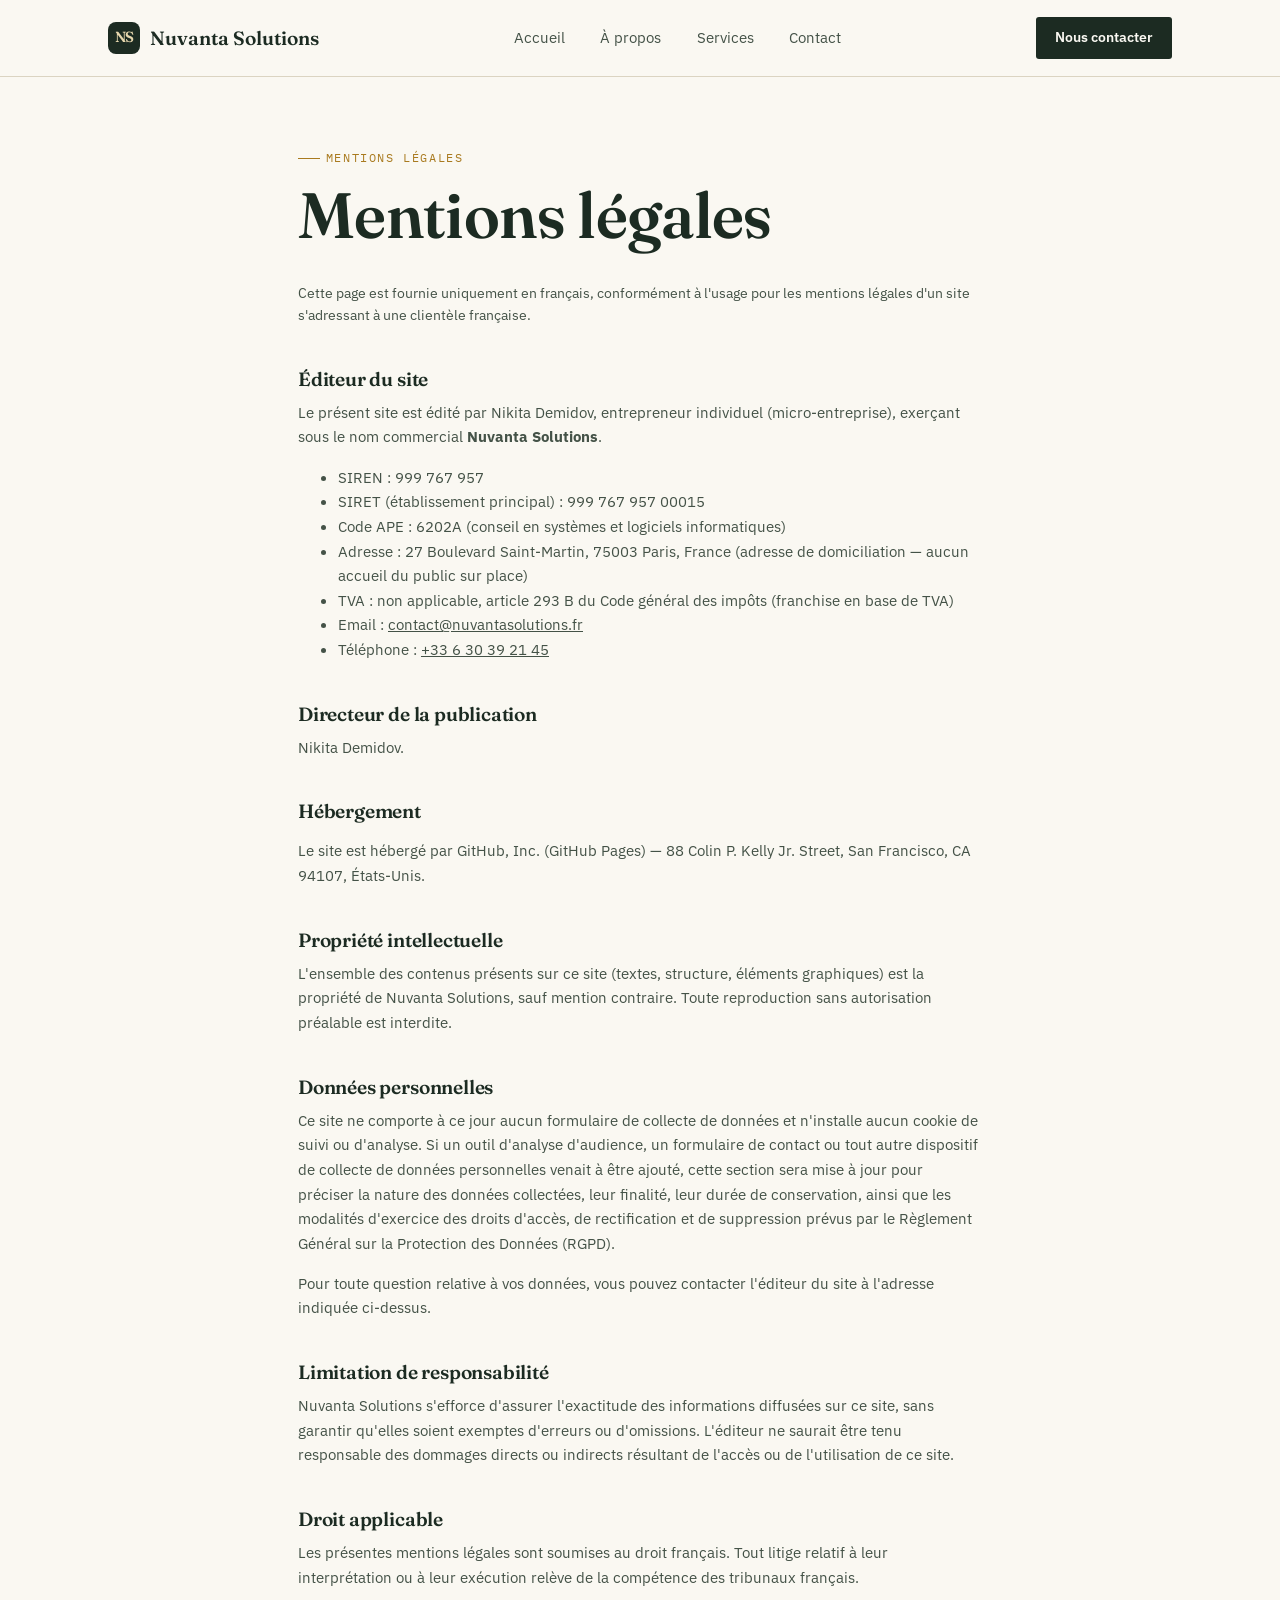
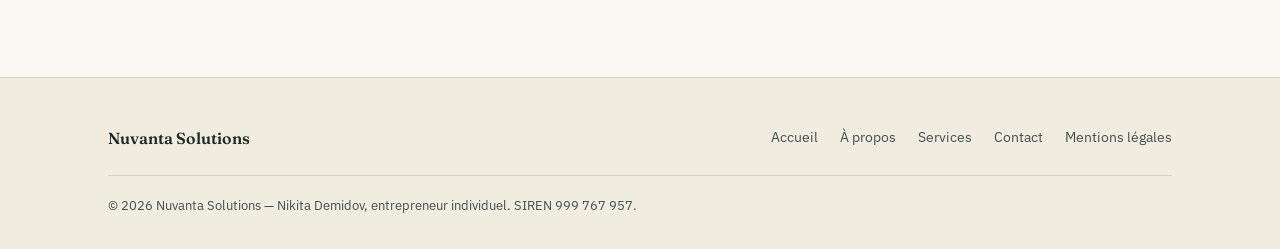
<file: mentions-legales.html>
<!DOCTYPE html>
<html lang="fr">
<head>
<meta charset="UTF-8">
<meta name="viewport" content="width=device-width, initial-scale=1.0">
<title>Mentions légales — Nuvanta Solutions</title>
<meta name="description" content="Mentions légales du site Nuvanta Solutions.">
<link rel="preconnect" href="https://fonts.googleapis.com">
<link rel="preconnect" href="https://fonts.gstatic.com" crossorigin>
<link href="https://fonts.googleapis.com/css2?family=Fraunces:opsz,wght@9..144,500;9..144,600&family=IBM+Plex+Sans:wght@400;500;600&family=IBM+Plex+Mono:wght@400;500&display=swap" rel="stylesheet">
<link rel="icon" type="image/svg+xml" href="favicon.svg">
<link rel="stylesheet" href="styles.css">
</head>
<body>

<header class="site-header">
  <div class="container">
    <a href="index.html" class="wordmark">
      <span class="mark-badge" aria-hidden="true">NS</span>
      Nuvanta Solutions
    </a>
    <button class="nav-toggle" aria-label="Menu" aria-expanded="false"><span></span></button>
    <nav class="main-nav">
      <a href="index.html">Accueil</a>
      <a href="a-propos.html">À propos</a>
      <a href="services.html">Services</a>
      <a href="contact.html">Contact</a>
    </nav>
    <div class="header-actions">
      <a href="contact.html" class="btn btn-primary" style="padding:9px 18px;font-size:0.85rem;">Nous contacter</a>
    </div>
  </div>
</header>

<main>
  <section style="padding-top:64px;">
    <div class="container legal-body">
      <div class="eyebrow">Mentions légales</div>
      <h1>Mentions légales</h1>
      <p style="font-size:0.85rem;">
        Cette page est fournie uniquement en français, conformément à l'usage pour les mentions légales d'un site s'adressant à une clientèle française.
      </p>

      <h2>Éditeur du site</h2>
      <p>
        Le présent site est édité par Nikita Demidov, entrepreneur individuel (micro-entreprise), exerçant sous le nom commercial <strong>Nuvanta Solutions</strong>.
      </p>
      <ul>
        <li>SIREN : 999 767 957</li>
        <li>SIRET (établissement principal) : 999 767 957 00015</li>
        <li>Code APE : 6202A (conseil en systèmes et logiciels informatiques)</li>
        <li>Adresse : 27 Boulevard Saint-Martin, 75003 Paris, France (adresse de domiciliation — aucun accueil du public sur place)</li>
        <li>TVA : non applicable, article 293 B du Code général des impôts (franchise en base de TVA)</li>
        <li>Email : <a href="mailto:contact@nuvantasolutions.fr">contact@nuvantasolutions.fr</a></li>
        <li>Téléphone : <a href="tel:+33630392145">+33 6 30 39 21 45</a></li>
      </ul>

      <h2>Directeur de la publication</h2>
      <p>Nikita Demidov.</p>

      <h2>Hébergement</h2>
      <p>
        <p>
          Le site est hébergé par GitHub, Inc. (GitHub Pages) — 88 Colin P. Kelly Jr. Street, San Francisco, CA 94107, États-Unis.
        </p>
      </p>

      <h2>Propriété intellectuelle</h2>
      <p>
        L'ensemble des contenus présents sur ce site (textes, structure, éléments graphiques) est la propriété de Nuvanta Solutions, sauf mention contraire. Toute reproduction sans autorisation préalable est interdite.
      </p>

      <h2>Données personnelles</h2>
      <p>
        Ce site ne comporte à ce jour aucun formulaire de collecte de données et n'installe aucun cookie de suivi ou d'analyse. Si un outil d'analyse d'audience, un formulaire de contact ou tout autre dispositif de collecte de données personnelles venait à être ajouté, cette section sera mise à jour pour préciser la nature des données collectées, leur finalité, leur durée de conservation, ainsi que les modalités d'exercice des droits d'accès, de rectification et de suppression prévus par le Règlement Général sur la Protection des Données (RGPD).
      </p>
      <p>
        Pour toute question relative à vos données, vous pouvez contacter l'éditeur du site à l'adresse indiquée ci-dessus.
      </p>

      <h2>Limitation de responsabilité</h2>
      <p>
        Nuvanta Solutions s'efforce d'assurer l'exactitude des informations diffusées sur ce site, sans garantir qu'elles soient exemptes d'erreurs ou d'omissions. L'éditeur ne saurait être tenu responsable des dommages directs ou indirects résultant de l'accès ou de l'utilisation de ce site.
      </p>

      <h2>Droit applicable</h2>
      <p>
        Les présentes mentions légales sont soumises au droit français. Tout litige relatif à leur interprétation ou à leur exécution relève de la compétence des tribunaux français.
      </p>
    </div>
  </section>
</main>

<footer class="site-footer">
  <div class="container">
    <div class="footer-grid">
      <div class="wordmark" style="font-size:1rem;">Nuvanta Solutions</div>
      <nav class="footer-links">
        <a href="index.html">Accueil</a>
        <a href="a-propos.html">À propos</a>
        <a href="services.html">Services</a>
        <a href="contact.html">Contact</a>
        <a href="mentions-legales.html">Mentions légales</a>
      </nav>
    </div>
    <div class="footer-legal">
      © 2026 Nuvanta Solutions — Nikita Demidov, entrepreneur individuel. SIREN 999 767 957.
    </div>
  </div>
</footer>

<script src="script.js"></script>
</body>
</html>
</file>
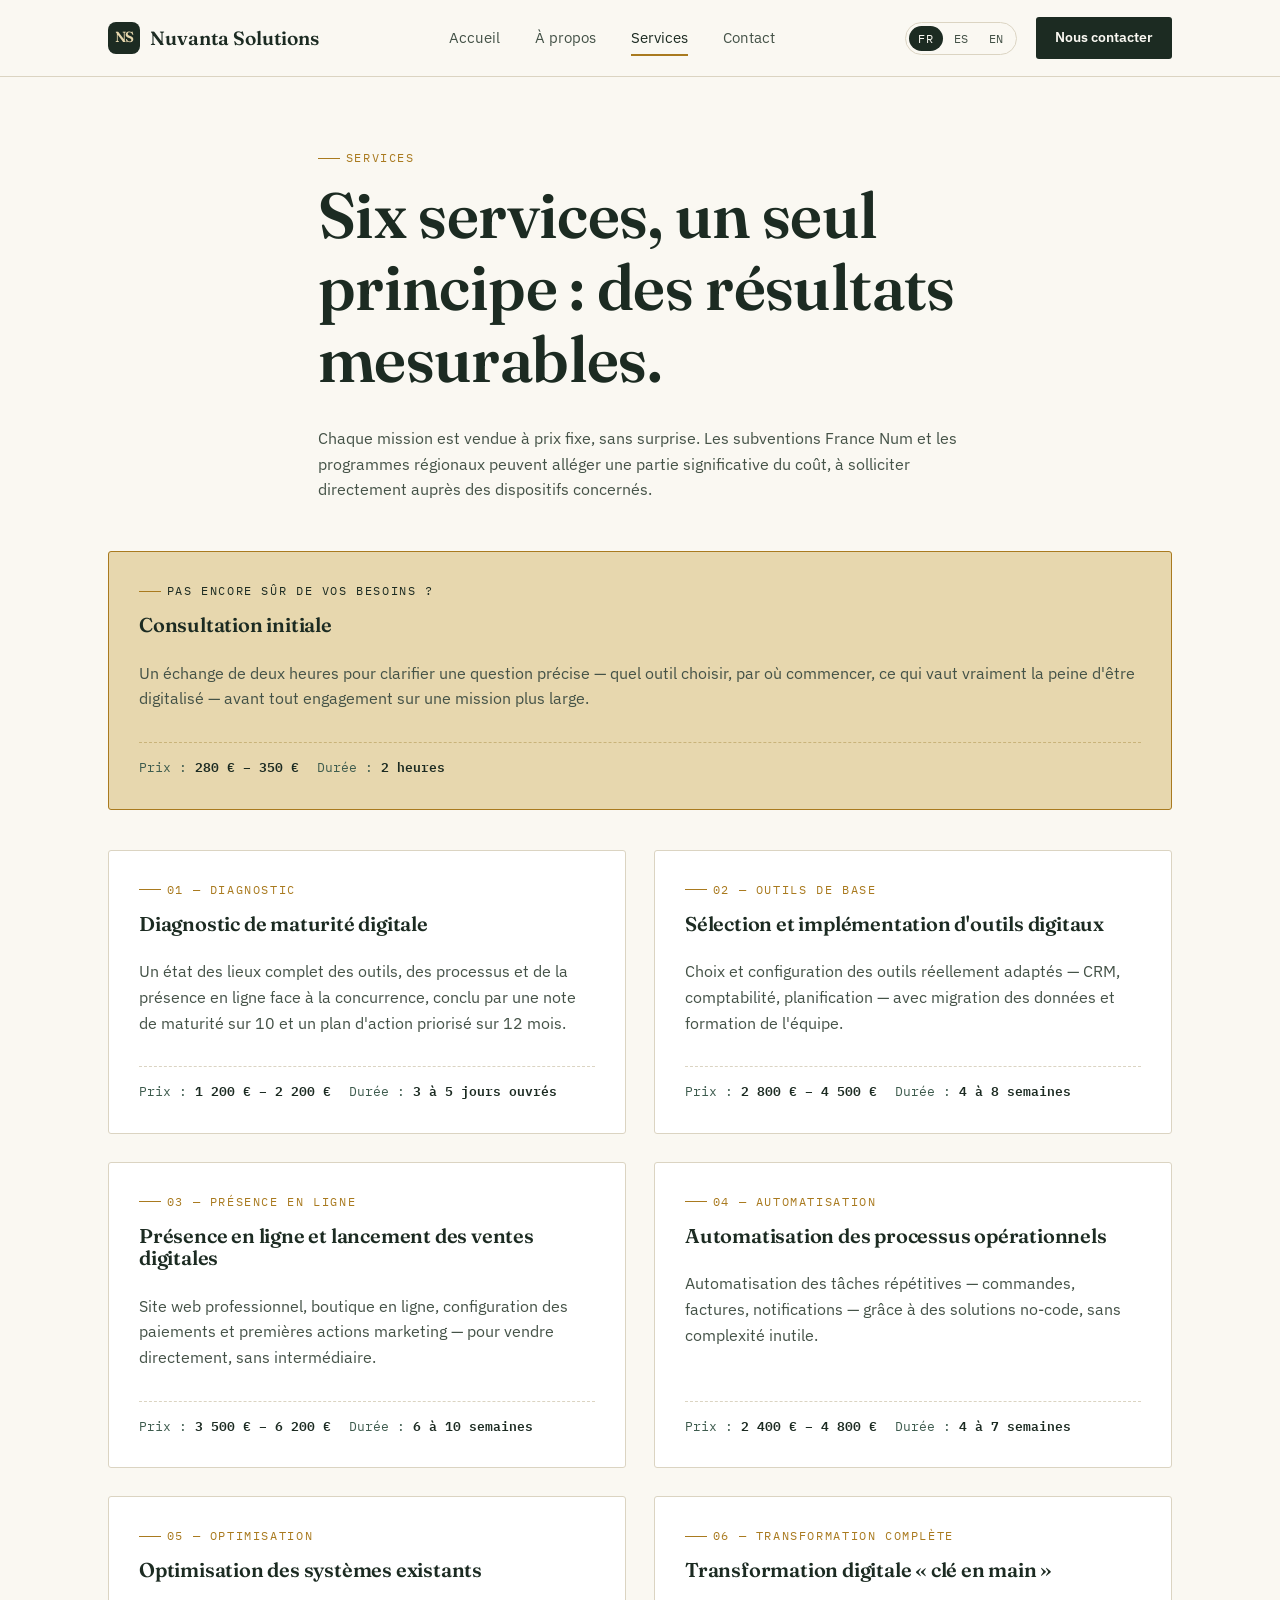
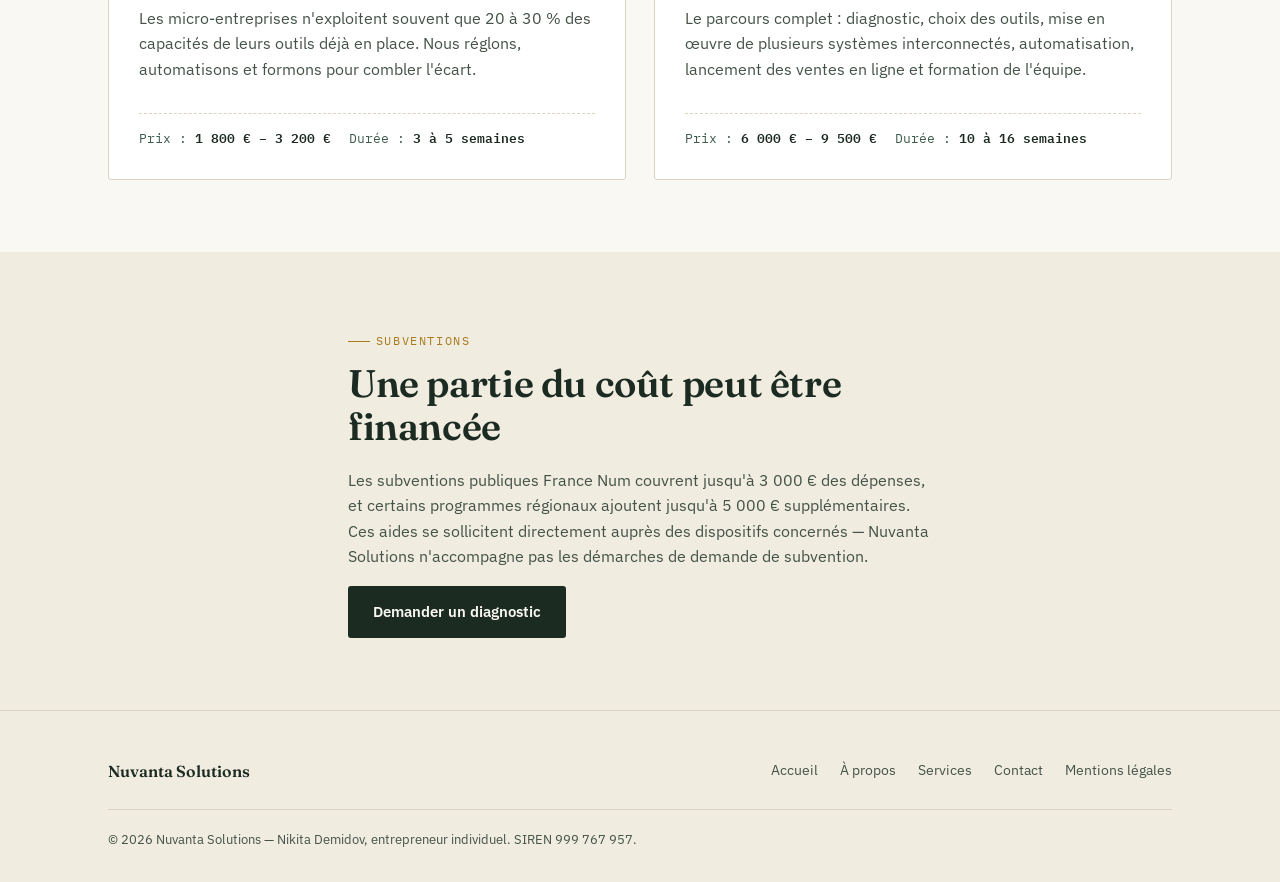
<file: services.html>
<!DOCTYPE html>
<html lang="fr">
<head>
<meta charset="UTF-8">
<meta name="viewport" content="width=device-width, initial-scale=1.0">
<title>Services — Nuvanta Solutions</title>
<meta name="description" content="Six services de modernisation numérique pour petites entreprises françaises : diagnostic, outils digitaux, présence en ligne, automatisation, optimisation, transformation complète.">
<link rel="preconnect" href="https://fonts.googleapis.com">
<link rel="preconnect" href="https://fonts.gstatic.com" crossorigin>
<link href="https://fonts.googleapis.com/css2?family=Fraunces:opsz,wght@9..144,500;9..144,600&family=IBM+Plex+Sans:wght@400;500;600&family=IBM+Plex+Mono:wght@400;500&display=swap" rel="stylesheet">
<link rel="icon" type="image/svg+xml" href="favicon.svg">
<link rel="stylesheet" href="styles.css">
</head>
<body>

<header class="site-header">
  <div class="container">
    <a href="index.html" class="wordmark">
      <span class="mark-badge" aria-hidden="true">NS</span>
      Nuvanta Solutions
    </a>
    <button class="nav-toggle" aria-label="Menu" aria-expanded="false"><span></span></button>
    <nav class="main-nav">
      <a href="index.html"><span class="i18n-fr">Accueil</span><span class="i18n-es">Inicio</span><span class="i18n-en">Home</span></a>
      <a href="a-propos.html"><span class="i18n-fr">À propos</span><span class="i18n-es">Sobre nosotros</span><span class="i18n-en">About</span></a>
      <a href="services.html" aria-current="page"><span class="i18n-fr">Services</span><span class="i18n-es">Servicios</span><span class="i18n-en">Services</span></a>
      <a href="contact.html">Contact</a>
    </nav>
    <div class="header-actions">
      <div class="lang-toggle" role="group" aria-label="Choisir la langue">
        <button type="button" data-lang-btn="fr" data-active="true">FR</button>
        <button type="button" data-lang-btn="es" data-active="false">ES</button>
        <button type="button" data-lang-btn="en" data-active="false">EN</button>
      </div>
      <a href="contact.html" class="btn btn-primary" style="padding:9px 18px;font-size:0.85rem;">
        <span class="i18n-fr">Nous contacter</span><span class="i18n-es">Contáctanos</span><span class="i18n-en">Get in touch</span>
      </a>
    </div>
  </div>
</header>

<main>

  <section style="padding-top:64px;padding-bottom:32px;">
    <div class="container" style="max-width:70ch;">
      <div class="eyebrow"><span class="i18n-fr">Services</span><span class="i18n-es">Servicios</span><span class="i18n-en">Services</span></div>
      <h1><span class="i18n-fr">Six services, un seul principe : des résultats mesurables.</span><span class="i18n-es">Seis servicios, un solo principio: resultados medibles.</span><span class="i18n-en">Six services, one principle: measurable results.</span></h1>
      <p class="lede">
        <span class="i18n-fr">Chaque mission est vendue à prix fixe, sans surprise. Les subventions France Num et les programmes régionaux peuvent alléger une partie significative du coût, à solliciter directement auprès des dispositifs concernés.</span>
        <span class="i18n-es">Cada proyecto se cotiza a precio fijo, sin sorpresas. Las subvenciones France Num y los programas regionales pueden cubrir una parte importante del costo, y se solicitan directamente a través de los organismos correspondientes.</span>
        <span class="i18n-en">Every engagement is quoted at a fixed price, no surprises. France Num grants and regional programmes can offset a significant share of the cost, requested directly through the relevant schemes.</span>
      </p>
    </div>
  </section>

  <section style="padding-top:0;padding-bottom:0;">
    <div class="container">
      <div class="service-card service-card--highlight" style="margin-bottom:40px;">
        <div class="eyebrow" style="margin-bottom:0;color:var(--ink);"><span class="i18n-fr">Pas encore sûr de vos besoins ?</span><span class="i18n-es">¿Aún no tienes claro lo que necesitas?</span><span class="i18n-en">Not sure yet what you need?</span></div>
        <h3><span class="i18n-fr">Consultation initiale</span><span class="i18n-es">Consulta inicial</span><span class="i18n-en">Initial consultation</span></h3>
        <p>
          <span class="i18n-fr">Un échange de deux heures pour clarifier une question précise — quel outil choisir, par où commencer, ce qui vaut vraiment la peine d'être digitalisé — avant tout engagement sur une mission plus large.</span>
          <span class="i18n-es">Una sesión de dos horas para aclarar una pregunta concreta — qué herramienta elegir, por dónde empezar, qué vale realmente la pena digitalizar — antes de comprometerte con un proyecto más amplio.</span>
          <span class="i18n-en">A two-hour session to clarify one specific question — which tool to pick, where to start, what's actually worth digitizing — before committing to any larger engagement.</span>
        </p>
        <div class="service-meta">
          <span><span class="i18n-fr">Prix</span><span class="i18n-es">Precio</span><span class="i18n-en">Price</span> : <strong>280 € – 350 €</strong></span>
          <span><span class="i18n-fr">Durée</span><span class="i18n-es">Duración</span><span class="i18n-en">Duration</span> : <strong><span class="i18n-fr">2 heures</span><span class="i18n-es">2 horas</span><span class="i18n-en">2 hours</span></strong></span>
        </div>
      </div>
    </div>
  </section>

  <section style="padding-top:0;">
    <div class="container">
      <div class="grid grid-2">

        <div class="service-card">
          <div class="eyebrow" style="margin-bottom:0;"><span class="i18n-fr">01 — Diagnostic</span><span class="i18n-es">01 — Diagnóstico</span><span class="i18n-en">01 — Diagnostic</span></div>
          <h3><span class="i18n-fr">Diagnostic de maturité digitale</span><span class="i18n-es">Diagnóstico de madurez digital</span><span class="i18n-en">Digital maturity diagnostic</span></h3>
          <p>
            <span class="i18n-fr">Un état des lieux complet des outils, des processus et de la présence en ligne face à la concurrence, conclu par une note de maturité sur 10 et un plan d'action priorisé sur 12 mois.</span>
            <span class="i18n-es">Un diagnóstico completo de las herramientas, los procesos y la presencia en línea frente a la competencia, que concluye con una puntuación de madurez sobre 10 y un plan de acción priorizado a 12 meses.</span>
            <span class="i18n-en">A full review of your tools, processes, and online presence against competitors, ending in a maturity score out of 10 and a prioritized 12-month action plan.</span>
          </p>
          <div class="service-meta">
            <span><span class="i18n-fr">Prix</span><span class="i18n-es">Precio</span><span class="i18n-en">Price</span> : <strong>1 200 € – 2 200 €</strong></span>
            <span><span class="i18n-fr">Durée</span><span class="i18n-es">Duración</span><span class="i18n-en">Duration</span> : <strong><span class="i18n-fr">3 à 5 jours ouvrés</span><span class="i18n-es">3 a 5 días hábiles</span><span class="i18n-en">3–5 business days</span></strong></span>
          </div>
        </div>

        <div class="service-card">
          <div class="eyebrow" style="margin-bottom:0;"><span class="i18n-fr">02 — Outils de base</span><span class="i18n-es">02 — Herramientas básicas</span><span class="i18n-en">02 — Core tools</span></div>
          <h3><span class="i18n-fr">Sélection et implémentation d'outils digitaux</span><span class="i18n-es">Selección e implementación de herramientas digitales</span><span class="i18n-en">Selecting and rolling out digital tools</span></h3>
          <p>
            <span class="i18n-fr">Choix et configuration des outils réellement adaptés — CRM, comptabilité, planification — avec migration des données et formation de l'équipe.</span>
            <span class="i18n-es">Elección y configuración de las herramientas realmente adecuadas — CRM, contabilidad, planificación — con migración de datos y formación del equipo.</span>
            <span class="i18n-en">Choosing and configuring the tools that actually fit — CRM, bookkeeping, scheduling — including data migration and team training.</span>
          </p>
          <div class="service-meta">
            <span><span class="i18n-fr">Prix</span><span class="i18n-es">Precio</span><span class="i18n-en">Price</span> : <strong>2 800 € – 4 500 €</strong></span>
            <span><span class="i18n-fr">Durée</span><span class="i18n-es">Duración</span><span class="i18n-en">Duration</span> : <strong><span class="i18n-fr">4 à 8 semaines</span><span class="i18n-es">4 a 8 semanas</span><span class="i18n-en">4–8 weeks</span></strong></span>
          </div>
        </div>

        <div class="service-card">
          <div class="eyebrow" style="margin-bottom:0;"><span class="i18n-fr">03 — Présence en ligne</span><span class="i18n-es">03 — Presencia en línea</span><span class="i18n-en">03 — Online presence</span></div>
          <h3><span class="i18n-fr">Présence en ligne et lancement des ventes digitales</span><span class="i18n-es">Presencia en línea y lanzamiento de ventas digitales</span><span class="i18n-en">Online presence and digital sales launch</span></h3>
          <p>
            <span class="i18n-fr">Site web professionnel, boutique en ligne, configuration des paiements et premières actions marketing — pour vendre directement, sans intermédiaire.</span>
            <span class="i18n-es">Sitio web profesional, tienda en línea, configuración de pagos y primeras acciones de marketing — para vender directamente, sin intermediarios.</span>
            <span class="i18n-en">A professional website, online shop, payment setup and initial marketing — to sell directly, with no middleman.</span>
          </p>
          <div class="service-meta">
            <span><span class="i18n-fr">Prix</span><span class="i18n-es">Precio</span><span class="i18n-en">Price</span> : <strong>3 500 € – 6 200 €</strong></span>
            <span><span class="i18n-fr">Durée</span><span class="i18n-es">Duración</span><span class="i18n-en">Duration</span> : <strong><span class="i18n-fr">6 à 10 semaines</span><span class="i18n-es">6 a 10 semanas</span><span class="i18n-en">6–10 weeks</span></strong></span>
          </div>
        </div>

        <div class="service-card">
          <div class="eyebrow" style="margin-bottom:0;"><span class="i18n-fr">04 — Automatisation</span><span class="i18n-es">04 — Automatización</span><span class="i18n-en">04 — Automation</span></div>
          <h3><span class="i18n-fr">Automatisation des processus opérationnels</span><span class="i18n-es">Automatización de procesos operativos</span><span class="i18n-en">Operational process automation</span></h3>
          <p>
            <span class="i18n-fr">Automatisation des tâches répétitives — commandes, factures, notifications — grâce à des solutions no-code, sans complexité inutile.</span>
            <span class="i18n-es">Automatización de tareas repetitivas — pedidos, facturas, notificaciones — mediante soluciones no-code, sin complejidad innecesaria.</span>
            <span class="i18n-en">Automating repetitive tasks — orders, invoices, notifications — with no-code solutions, without unnecessary complexity.</span>
          </p>
          <div class="service-meta">
            <span><span class="i18n-fr">Prix</span><span class="i18n-es">Precio</span><span class="i18n-en">Price</span> : <strong>2 400 € – 4 800 €</strong></span>
            <span><span class="i18n-fr">Durée</span><span class="i18n-es">Duración</span><span class="i18n-en">Duration</span> : <strong><span class="i18n-fr">4 à 7 semaines</span><span class="i18n-es">4 a 7 semanas</span><span class="i18n-en">4–7 weeks</span></strong></span>
          </div>
        </div>

        <div class="service-card">
          <div class="eyebrow" style="margin-bottom:0;"><span class="i18n-fr">05 — Optimisation</span><span class="i18n-es">05 — Optimización</span><span class="i18n-en">05 — Optimization</span></div>
          <h3><span class="i18n-fr">Optimisation des systèmes existants</span><span class="i18n-es">Optimización de los sistemas existentes</span><span class="i18n-en">Optimizing existing systems</span></h3>
          <p>
            <span class="i18n-fr">Les micro-entreprises n'exploitent souvent que 20 à 30&nbsp;% des capacités de leurs outils déjà en place. Nous réglons, automatisons et formons pour combler l'écart.</span>
            <span class="i18n-es">Las microempresas suelen aprovechar solo entre el 20 y el 30&nbsp;% de la capacidad de las herramientas que ya tienen. Las ajustamos, automatizamos y enseñamos a usarlas para cerrar esa brecha.</span>
            <span class="i18n-en">Micro-businesses often use only 20–30% of the capability already sitting in their existing tools. We tune, automate and train to close that gap.</span>
          </p>
          <div class="service-meta">
            <span><span class="i18n-fr">Prix</span><span class="i18n-es">Precio</span><span class="i18n-en">Price</span> : <strong>1 800 € – 3 200 €</strong></span>
            <span><span class="i18n-fr">Durée</span><span class="i18n-es">Duración</span><span class="i18n-en">Duration</span> : <strong><span class="i18n-fr">3 à 5 semaines</span><span class="i18n-es">3 a 5 semanas</span><span class="i18n-en">3–5 weeks</span></strong></span>
          </div>
        </div>

        <div class="service-card">
          <div class="eyebrow" style="margin-bottom:0;"><span class="i18n-fr">06 — Transformation complète</span><span class="i18n-es">06 — Transformación completa</span><span class="i18n-en">06 — Full transformation</span></div>
          <h3><span class="i18n-fr">Transformation digitale « clé en main »</span><span class="i18n-es">Transformación digital «llave en mano»</span><span class="i18n-en">Turnkey digital transformation</span></h3>
          <p>
            <span class="i18n-fr">Le parcours complet : diagnostic, choix des outils, mise en œuvre de plusieurs systèmes interconnectés, automatisation, lancement des ventes en ligne et formation de l'équipe.</span>
            <span class="i18n-es">El recorrido completo: diagnóstico, selección de herramientas, implementación de varios sistemas interconectados, automatización, lanzamiento de ventas en línea y formación del equipo.</span>
            <span class="i18n-en">The full journey: diagnostic, tool selection, rollout of several connected systems, automation, online sales launch and team training.</span>
          </p>
          <div class="service-meta">
            <span><span class="i18n-fr">Prix</span><span class="i18n-es">Precio</span><span class="i18n-en">Price</span> : <strong>6 000 € – 9 500 €</strong></span>
            <span><span class="i18n-fr">Durée</span><span class="i18n-es">Duración</span><span class="i18n-en">Duration</span> : <strong><span class="i18n-fr">10 à 16 semaines</span><span class="i18n-es">10 a 16 semanas</span><span class="i18n-en">10–16 weeks</span></strong></span>
          </div>
        </div>

      </div>
    </div>
  </section>

  <section class="alt">
    <div class="container" style="max-width:64ch;">
      <div class="eyebrow"><span class="i18n-fr">Subventions</span><span class="i18n-es">Subvenciones</span><span class="i18n-en">Grants</span></div>
      <h2><span class="i18n-fr">Une partie du coût peut être financée</span><span class="i18n-es">Una parte del costo puede financiarse con fondos públicos</span><span class="i18n-en">Part of the cost can be publicly funded</span></h2>
      <p>
        <span class="i18n-fr">Les subventions publiques France Num couvrent jusqu'à 3 000 € des dépenses, et certains programmes régionaux ajoutent jusqu'à 5 000 € supplémentaires. Ces aides se sollicitent directement auprès des dispositifs concernés — Nuvanta Solutions n'accompagne pas les démarches de demande de subvention.</span>
        <span class="i18n-es">Las subvenciones públicas France Num cubren hasta 3.000 € del costo, y algunos programas regionales añaden hasta 5.000 € más. Estas ayudas se solicitan directamente a través de los organismos correspondientes — Nuvanta Solutions no gestiona los trámites de solicitud de subvenciones.</span>
        <span class="i18n-en">France Num public grants cover up to €3,000 of the cost, and some regional programmes add up to €5,000 more. These grants are requested directly through the relevant schemes — Nuvanta Solutions does not handle grant-application services.</span>
      </p>
      <a href="contact.html" class="btn btn-primary"><span class="i18n-fr">Demander un diagnostic</span><span class="i18n-es">Solicitar un diagnóstico</span><span class="i18n-en">Request a diagnostic</span></a>
    </div>
  </section>

</main>

<footer class="site-footer">
  <div class="container">
    <div class="footer-grid">
      <div class="wordmark" style="font-size:1rem;">Nuvanta Solutions</div>
      <nav class="footer-links">
        <a href="index.html"><span class="i18n-fr">Accueil</span><span class="i18n-es">Inicio</span><span class="i18n-en">Home</span></a>
        <a href="a-propos.html"><span class="i18n-fr">À propos</span><span class="i18n-es">Sobre nosotros</span><span class="i18n-en">About</span></a>
        <a href="services.html">Services</a>
        <a href="contact.html">Contact</a>
        <a href="mentions-legales.html"><span class="i18n-fr">Mentions légales</span><span class="i18n-es">Aviso legal</span><span class="i18n-en">Legal notice</span></a>
      </nav>
    </div>
    <div class="footer-legal">
      © 2026 Nuvanta Solutions — Nikita Demidov, entrepreneur individuel. SIREN 999 767 957.
    </div>
  </div>
</footer>

<script src="script.js"></script>
</body>
</html>
</file>
<file: styles.css>
/* ==========================================================================
   Nuvanta Solutions — design tokens
   Ink & harvest-gold palette: bottle-green ink (agriculture + trust),
   warm paper surface, muted brass accent (the "signal" colour, used for
   the NS mark and calls to action only).
   ========================================================================== */

:root {
  --ink: #1C2B22;
  --ink-soft: #445247;
  --surface: #FAF8F2;
  --surface-alt: #F0ECE0;
  --surface-dark: #16211B;
  --accent: #A97A1F;
  --accent-soft: #E7D7AE;
  --sage: #3E5C4E;
  --line: #DBD4C2;
  --line-dark: #35443A;
  --white: #FFFFFF;

  --font-display: "Fraunces", Georgia, serif;
  --font-body: "IBM Plex Sans", "Helvetica Neue", Arial, sans-serif;
  --font-mono: "IBM Plex Mono", "Courier New", monospace;

  --container: 1120px;
  --radius: 3px;
}

* { box-sizing: border-box; }
html { scroll-behavior: smooth; }

@media (prefers-reduced-motion: reduce) {
  html { scroll-behavior: auto; }
  * { animation-duration: 0.001ms !important; transition-duration: 0.001ms !important; }
}

body {
  margin: 0;
  background: var(--surface);
  color: var(--ink);
  font-family: var(--font-body);
  font-size: 16px;
  line-height: 1.6;
  -webkit-font-smoothing: antialiased;
}

h1, h2, h3 {
  font-family: var(--font-display);
  font-weight: 600;
  line-height: 1.12;
  margin: 0 0 0.5em;
  letter-spacing: -0.01em;
  color: var(--ink);
}

h1 { font-size: clamp(2.4rem, 5vw, 4rem); font-optical-sizing: auto; }
h2 { font-size: clamp(1.7rem, 3vw, 2.5rem); }
h3 { font-size: 1.25rem; }

p { margin: 0 0 1em; color: var(--ink-soft); }

a { color: inherit; }

.eyebrow {
  display: inline-flex;
  align-items: center;
  gap: 0.5em;
  font-family: var(--font-mono);
  font-size: 0.72rem;
  letter-spacing: 0.14em;
  text-transform: uppercase;
  color: var(--accent);
  margin-bottom: 1em;
}

.eyebrow::before {
  content: "";
  width: 22px;
  height: 1px;
  background: var(--accent);
  display: inline-block;
}

.container {
  max-width: var(--container);
  margin: 0 auto;
  padding: 0 28px;
}

/* Language visibility ------------------------------------------------- */
.i18n-fr, .i18n-en, .i18n-es { display: none; }
html[lang="fr"] .i18n-fr,
html[lang="en"] .i18n-en,
html[lang="es"] .i18n-es { display: revert; }

/* Focus ------------------------------------------------------------- */
a:focus-visible, button:focus-visible {
  outline: 2px solid var(--accent);
  outline-offset: 3px;
}

/* Header --------------------------------------------------------------- */
.site-header {
  position: sticky;
  top: 0;
  z-index: 50;
  background: rgba(250, 248, 242, 0.92);
  backdrop-filter: blur(6px);
  border-bottom: 1px solid var(--line);
}

.site-header .container {
  display: flex;
  align-items: center;
  justify-content: space-between;
  height: 76px;
}

.wordmark {
  display: flex;
  align-items: center;
  gap: 10px;
  text-decoration: none;
  font-family: var(--font-display);
  font-size: 1.2rem;
  font-weight: 600;
  color: var(--ink);
}

.wordmark .mark { width: 26px; height: 26px; flex: none; }

nav.main-nav {
  display: flex;
  align-items: center;
  gap: 2.2rem;
}

nav.main-nav a {
  text-decoration: none;
  font-size: 0.92rem;
  color: var(--ink-soft);
  position: relative;
  padding: 4px 0;
}

nav.main-nav a[aria-current="page"] { color: var(--ink); }

nav.main-nav a[aria-current="page"]::after {
  content: "";
  position: absolute;
  left: 0; right: 0; bottom: -2px;
  height: 2px;
  background: var(--accent);
}

.header-actions { display: flex; align-items: center; gap: 1.2rem; }

.lang-toggle {
  display: inline-flex;
  border: 1px solid var(--line);
  border-radius: 999px;
  padding: 3px;
  gap: 2px;
}

.lang-toggle button {
  min-width: 32px;
  text-align: center;
  font-family: var(--font-mono);
  font-size: 0.72rem;
  letter-spacing: 0.05em;
  background: none;
  border: none;
  cursor: pointer;
  color: var(--ink-soft);
  padding: 5px 9px;
  border-radius: 999px;
}

.lang-toggle button[data-active="true"] {
  background: var(--ink);
  color: var(--surface);
}

.nav-toggle {
  display: none;
  background: none;
  border: none;
  cursor: pointer;
  padding: 6px;
}
.nav-toggle span, .nav-toggle span::before, .nav-toggle span::after {
  content: "";
  display: block;
  width: 22px;
  height: 2px;
  background: var(--ink);
  position: relative;
  transition: transform 0.2s ease;
}
.nav-toggle span::before { position: absolute; top: -7px; }
.nav-toggle span::after { position: absolute; top: 7px; }

/* Buttons ---------------------------------------------------------------- */
.btn {
  display: inline-flex;
  align-items: center;
  gap: 0.5em;
  font-family: var(--font-body);
  font-size: 0.94rem;
  font-weight: 600;
  text-decoration: none;
  padding: 13px 24px;
  border-radius: var(--radius);
  border: 1px solid transparent;
  cursor: pointer;
  transition: transform 0.15s ease, background 0.15s ease, border-color 0.15s ease;
}

.btn-primary { background: var(--ink); color: var(--surface); }
.btn-primary:hover { background: var(--surface-dark); }

.btn-ghost { border-color: var(--line); color: var(--ink); }
.btn-ghost:hover { border-color: var(--ink); }

.btn-accent { background: var(--accent); color: var(--white); }
.btn-accent:hover { background: #8f6a1c; }

/* Hero --------------------------------------------------------------- */
.hero {
  padding: 96px 0 72px;
  text-align: center;
}

.hero .container { max-width: 780px; }
.hero .eyebrow { justify-content: center; }
.hero p.lede { font-size: 1.14rem; max-width: 54ch; margin: 0 auto 2rem; }
.hero-actions { display: flex; gap: 14px; margin-top: 0.5rem; flex-wrap: wrap; justify-content: center; }

/* Wordmark badge --------------------------------------------------------- */
.mark-badge {
  width: 32px;
  height: 32px;
  border-radius: 8px;
  background: var(--ink);
  color: var(--accent-soft);
  font-family: var(--font-display);
  font-weight: 600;
  font-size: 0.92rem;
  letter-spacing: -0.06em;
  display: inline-flex;
  align-items: center;
  justify-content: center;
  flex: none;
}

/* Sections ------------------------------------------------------------- */
section { padding: 72px 0; }
section.alt { background: var(--surface-alt); }
section.dark { background: var(--surface-dark); color: var(--surface); }
section.dark h2, section.dark h3 { color: var(--surface); }
section.dark p { color: #C7D0C9; }

.section-head { max-width: 62ch; margin-bottom: 2.5rem; }

.grid {
  display: grid;
  gap: 28px;
}
.grid-2 { grid-template-columns: repeat(2, 1fr); }
.grid-3 { grid-template-columns: repeat(3, 1fr); }
.grid-4 { grid-template-columns: repeat(4, 1fr); }

.card {
  background: var(--white);
  border: 1px solid var(--line);
  border-radius: var(--radius);
  padding: 28px;
}

.card h3 { margin-bottom: 0.5em; }

.approach-step {
  display: flex;
  gap: 18px;
  padding: 22px 0;
  border-top: 1px solid var(--line);
}
.approach-step:last-child { border-bottom: 1px solid var(--line); }

.approach-num {
  font-family: var(--font-mono);
  font-size: 0.8rem;
  color: var(--accent);
  padding-top: 4px;
  flex: none;
  width: 2.4em;
}

/* Service ledger --------------------------------------------------------- */
.service-card {
  background: var(--white);
  border: 1px solid var(--line);
  border-radius: var(--radius);
  padding: 30px;
  display: flex;
  flex-direction: column;
  gap: 14px;
}

.service-meta {
  display: flex;
  gap: 18px;
  font-family: var(--font-mono);
  font-size: 0.8rem;
  color: var(--sage);
  border-top: 1px dashed var(--line);
  padding-top: 14px;
  margin-top: auto;
  flex-wrap: wrap;
}

.service-meta strong { color: var(--ink); font-weight: 600; }

.service-card--highlight { border: 1px solid var(--accent); background: var(--accent-soft); }
.service-card--highlight .service-meta { border-top-color: #C9B37A; }

/* Segment tags ----------------------------------------------------------- */
.segment-card {
  padding: 26px;
  border-radius: var(--radius);
  border: 1px solid var(--line);
  background: var(--white);
}
.segment-card .tag {
  font-family: var(--font-mono);
  font-size: 0.7rem;
  letter-spacing: 0.06em;
  text-transform: uppercase;
  color: var(--sage);
  display: inline-block;
  margin-bottom: 10px;
}

/* Contact ------------------------------------------------------------ */
.contact-grid {
  display: grid;
  grid-template-columns: 1fr 1fr;
  gap: 40px;
  align-items: start;
}

.contact-primary {
  border: 1px solid var(--ink);
  border-radius: var(--radius);
  padding: 26px 28px;
  margin-bottom: 24px;
}
.contact-primary .label {
  font-family: var(--font-mono);
  font-size: 0.72rem;
  letter-spacing: 0.06em;
  text-transform: uppercase;
  color: var(--accent);
  display: block;
  margin-bottom: 8px;
}
.contact-primary a {
  font-family: var(--font-display);
  font-size: 1.6rem;
  text-decoration: none;
  color: var(--ink);
  word-break: break-word;
}
.contact-primary a:hover { text-decoration: underline; }
.contact-primary p { margin: 10px 0 0; font-size: 0.9rem; }

.contact-list { list-style: none; margin: 0; padding: 0; }
.contact-list li {
  display: flex;
  align-items: baseline;
  gap: 14px;
  padding: 18px 0;
  border-top: 1px solid var(--line);
}
.contact-list li:last-child { border-bottom: 1px solid var(--line); }
.contact-list .label {
  font-family: var(--font-mono);
  font-size: 0.72rem;
  letter-spacing: 0.06em;
  text-transform: uppercase;
  color: var(--accent);
  width: 6em;
  flex: none;
}
.contact-list a { text-decoration: none; font-size: 1.05rem; }
.contact-list a:hover { text-decoration: underline; }

.note-box {
  border-left: 2px solid var(--accent);
  padding: 4px 0 4px 18px;
  font-size: 0.92rem;
  color: var(--ink-soft);
}

/* Footer --------------------------------------------------------------- */
footer.site-footer {
  border-top: 1px solid var(--line);
  padding: 48px 0 32px;
  background: var(--surface-alt);
}

.footer-grid {
  display: flex;
  justify-content: space-between;
  gap: 24px;
  flex-wrap: wrap;
}

.footer-links { display: flex; gap: 22px; flex-wrap: wrap; }
.footer-links a { text-decoration: none; font-size: 0.88rem; color: var(--ink-soft); }
.footer-links a:hover { color: var(--ink); }

.footer-legal {
  font-size: 0.8rem;
  color: var(--ink-soft);
  margin-top: 24px;
  border-top: 1px solid var(--line);
  padding-top: 20px;
}

/* Legal page ------------------------------------------------------------ */
.legal-body h2 { font-size: 1.2rem; margin-top: 2.2em; }
.legal-body p, .legal-body li { color: var(--ink-soft); font-size: 0.96rem; }
.legal-body { max-width: 74ch; }

/* Responsive ------------------------------------------------------------- */
@media (max-width: 860px) {
  .hero { grid-template-columns: 1fr; }
  .grid-2, .grid-3, .grid-4 { grid-template-columns: 1fr 1fr; }
  .contact-grid { grid-template-columns: 1fr; }
}

@media (max-width: 620px) {
  .grid-2, .grid-3, .grid-4 { grid-template-columns: 1fr; }
  nav.main-nav {
    position: absolute;
    top: 76px; left: 0; right: 0;
    background: var(--surface);
    flex-direction: column;
    align-items: flex-start;
    padding: 20px 28px 28px;
    border-bottom: 1px solid var(--line);
    display: none;
  }
  nav.main-nav.open { display: flex; }
  .nav-toggle { display: block; }
  .header-actions { gap: 10px; }
  .header-actions .btn-primary { display: none; }
}
</file>
